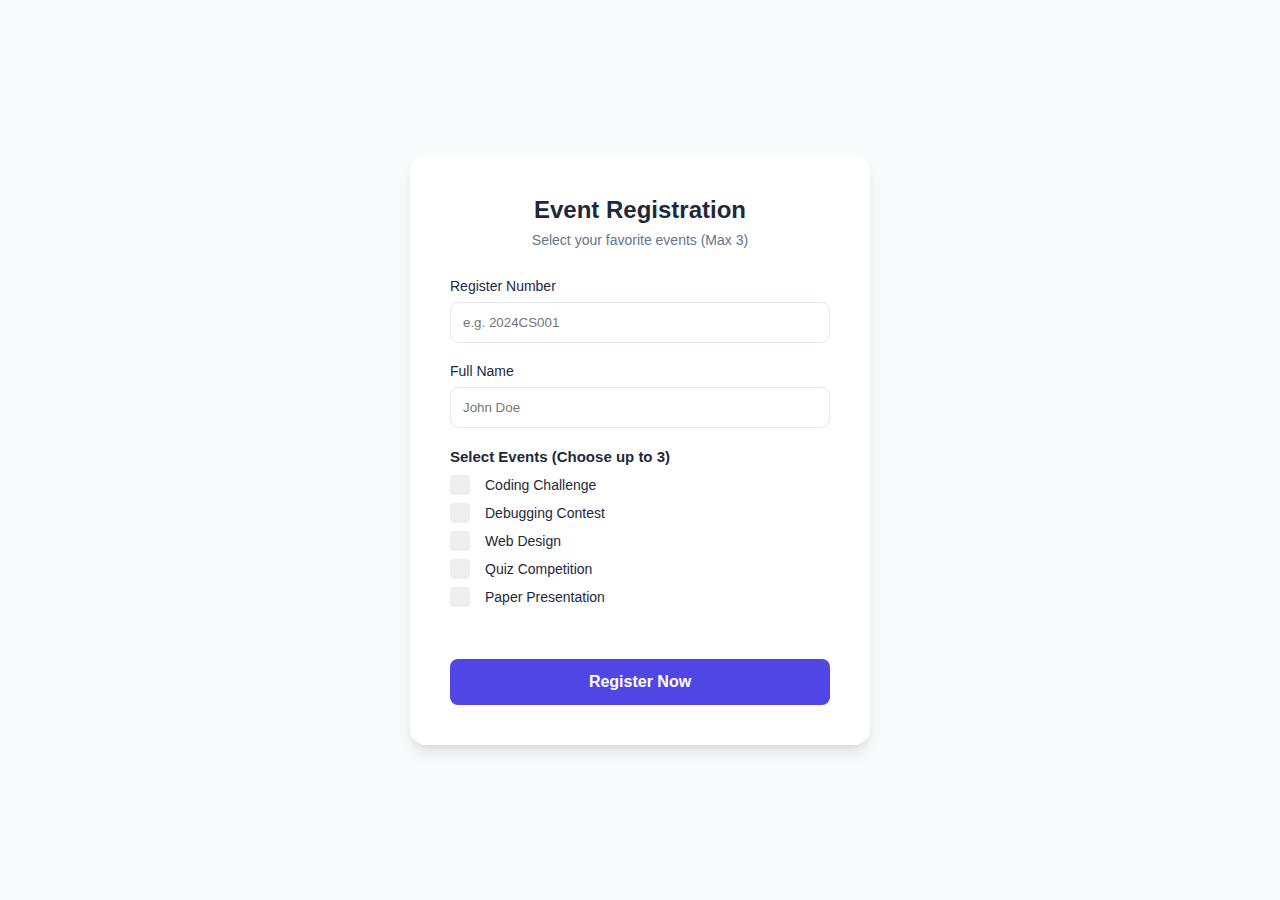
<file: E8/index.html>
<!DOCTYPE html>
<html lang="en">
<head>
    <meta charset="UTF-8">
    <meta name="viewport" content="width=device-width, initial-scale=1.0">
    <title>Event Registration | AIWED-ex-8</title>
    <link rel="stylesheet" href="style.css">
</head>
<body>
    <div class="container">
        <div class="form-card">
            <div class="form-header">
                <h1>Event Registration</h1>
                <p>Select your favorite events (Max 3)</p>
            </div>
            <form id="eventForm">
                <div class="input-group">
                    <label for="regNumber">Register Number</label>
                    <input type="text" id="regNumber" name="regNumber" required placeholder="e.g. 2024CS001">
                </div>
                
                <div class="input-group">
                    <label for="fullName">Full Name</label>
                    <input type="text" id="fullName" name="fullName" required placeholder="John Doe">
                </div>

                <div class="checkbox-section">
                    <label class="section-label">Select Events (Choose up to 3)</label>
                    <div class="checkbox-grid">
                        <label class="checkbox-container">
                            <input type="checkbox" name="events" value="Coding Challenge">
                            <span class="custom-checkbox"></span>
                            Coding Challenge
                        </label>
                        <label class="checkbox-container">
                            <input type="checkbox" name="events" value="Debugging Contest">
                            <span class="custom-checkbox"></span>
                            Debugging Contest
                        </label>
                        <label class="checkbox-container">
                            <input type="checkbox" name="events" value="Web Design">
                            <span class="custom-checkbox"></span>
                            Web Design
                        </label>
                        <label class="checkbox-container">
                            <input type="checkbox" name="events" value="Quiz Competition">
                            <span class="custom-checkbox"></span>
                            Quiz Competition
                        </label>
                        <label class="checkbox-container">
                            <input type="checkbox" name="events" value="Paper Presentation">
                            <span class="custom-checkbox"></span>
                            Paper Presentation
                        </label>
                    </div>
                    <p id="error-message" class="error-text"></p>
                </div>

                <button type="submit" id="submitBtn">Register Now</button>
            </form>
        </div>
    </div>
    <script src="script.js"></script>
</body>
</html>
</file>
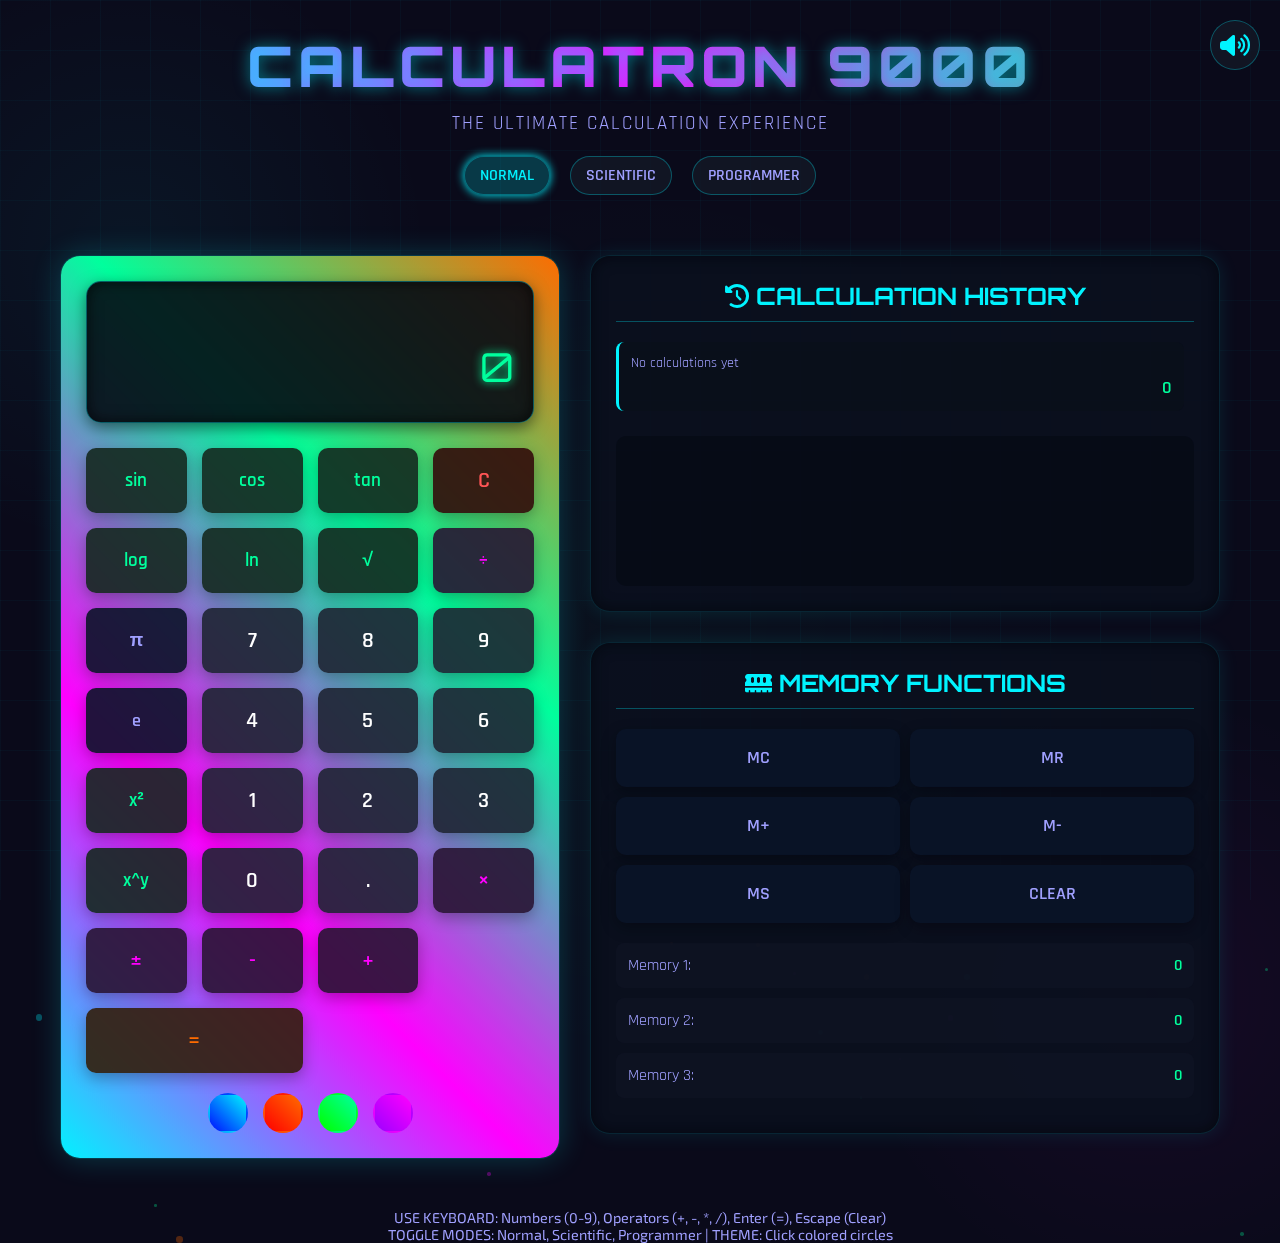
<file: E4/Calculator/index.html>
<!DOCTYPE html>
<html lang="en">
<head>
<meta charset="UTF-8">
<meta name="viewport" content="width=device-width, initial-scale=1.0">
<title>CALCULATRON 9000 - The Ultimate Calculator</title>
<link rel="stylesheet" href="https://cdnjs.cloudflare.com/ajax/libs/font-awesome/6.4.0/css/all.min.css">
<link href="https://fonts.googleapis.com/css2?family=Orbitron:wght@400;700;900&family=Rajdhani:wght@300;400;500;600&family=Exo+2:wght@300;400;500&display=swap" rel="stylesheet">
<style>
* {
margin: 0;
padding: 0;
box-sizing: border-box;
user-select: none;
}

:root {
--neon-blue: #00f3ff;
--neon-pink: #ff00ff;
--neon-green: #00ff9d;
--neon-orange: #ff6b00;
--dark-bg: #0a0a1a;
--darker-bg: #050510;
--panel-bg: rgba(10, 15, 30, 0.9);
--glow-blue: 0 0 10px #00f3ff, 0 0 20px #00f3ff, 0 0 30px #00f3ff;
--glow-pink: 0 0 10px #ff00ff, 0 0 20px #ff00ff, 0 0 30px #ff00ff;
--glow-green: 0 0 10px #00ff9d, 0 0 20px #00ff9d, 0 0 30px #00ff9d;
--glow-orange: 0 0 10px #ff6b00, 0 0 20px #ff6b00, 0 0 30px #ff6b00;
}

body {
font-family: 'Exo 2', sans-serif;
background-color: var(--dark-bg);
color: #fff;
min-height: 100vh;
overflow-x: hidden;
background-image:
radial-gradient(circle at 10% 20%, rgba(0, 243, 255, 0.05) 0%, transparent 20%),
radial-gradient(circle at 90% 80%, rgba(255, 0, 255, 0.05) 0%, transparent 20%),
radial-gradient(circle at 50% 50%, rgba(0, 255, 157, 0.03) 0%, transparent 50%);
position: relative;
}

/* Animated background elements */
.bg-grid {
position: fixed;
top: 0;
left: 0;
width: 100%;
height: 100%;
background-image:
linear-gradient(rgba(0, 243, 255, 0.03) 1px, transparent 1px),
linear-gradient(90deg, rgba(0, 243, 255, 0.03) 1px, transparent 1px);
background-size: 50px 50px;
z-index: -1;
animation: gridMove 20s linear infinite;
}

@keyframes gridMove {
0% { transform: translate(0, 0); }
100% { transform: translate(25px, 25px); }
}

/* Header */
.header {
text-align: center;
padding: 30px 20px 20px;
position: relative;
}

.title {
font-family: 'Orbitron', monospace;
font-size: 3.5rem;
font-weight: 900;
text-transform: uppercase;
letter-spacing: 5px;
margin-bottom: 10px;
background: linear-gradient(90deg, var(--neon-blue), var(--neon-pink), var(--neon-green));
-webkit-background-clip: text;
background-clip: text;
color: transparent;
text-shadow: 0 0 15px rgba(0, 243, 255, 0.5);
animation: titleGlow 3s infinite alternate;
}

@keyframes titleGlow {
0% { text-shadow: 0 0 15px rgba(0, 243, 255, 0.5); }
50% { text-shadow: 0 0 20px rgba(255, 0, 255, 0.5), 0 0 30px rgba(0, 243, 255, 0.3); }
100% { text-shadow: 0 0 15px rgba(0, 255, 157, 0.5); }
}

.subtitle {
font-family: 'Rajdhani', sans-serif;
font-size: 1.2rem;
letter-spacing: 2px;
color: #a0a0ff;
margin-bottom: 20px;
}

/* Main container */
.container {
max-width: 1200px;
margin: 0 auto;
padding: 20px;
display: flex;
flex-wrap: wrap;
gap: 30px;
justify-content: center;
}

/* Calculator panel */
.calculator-panel {
flex: 1;
min-width: 300px;
max-width: 500px;
background: var(--panel-bg);
border-radius: 20px;
padding: 25px;
box-shadow:
0 0 30px rgba(0, 243, 255, 0.2),
inset 0 0 20px rgba(0, 0, 0, 0.5);
border: 1px solid rgba(0, 243, 255, 0.2);
position: relative;
overflow: hidden;
z-index: 1;
}

.calculator-panel::before {
content: '';
position: absolute;
top: -2px;
left: -2px;
right: -2px;
bottom: -2px;
background: linear-gradient(45deg, var(--neon-blue), var(--neon-pink), var(--neon-green), var(--neon-orange));
z-index: -1;
border-radius: 22px;
animation: borderRotate 4s linear infinite;
}

@keyframes borderRotate {
0% { filter: hue-rotate(0deg); }
100% { filter: hue-rotate(360deg); }
}

/* Display */
.display-container {
background: rgba(5, 10, 20, 0.9);
border-radius: 15px;
padding: 20px;
margin-bottom: 25px;
border: 1px solid rgba(0, 243, 255, 0.3);
box-shadow:
inset 0 0 15px rgba(0, 0, 0, 0.7),
0 5px 15px rgba(0, 0, 0, 0.5);
position: relative;
overflow: hidden;
}

.display-container::before {
content: '';
position: absolute;
top: 0;
left: -100%;
width: 100%;
height: 100%;
background: linear-gradient(90deg, transparent, rgba(0, 243, 255, 0.1), transparent);
animation: scanline 3s infinite linear;
}

@keyframes scanline {
0% { left: -100%; }
100% { left: 100%; }
}

.display {
font-family: 'Orbitron', monospace;
font-size: 2.5rem;
text-align: right;
color: var(--neon-green);
text-shadow: 0 0 10px var(--neon-green);
min-height: 60px;
word-break: break-all;
overflow-wrap: break-word;
transition: all 0.3s;
}

.expression {
font-family: 'Rajdhani', sans-serif;
font-size: 1.2rem;
color: #a0a0ff;
text-align: right;
min-height: 30px;
margin-bottom: 10px;
opacity: 0.8;
}

/* Buttons grid */
.buttons-grid {
display: grid;
grid-template-columns: repeat(4, 1fr);
gap: 15px;
}

.button {
background: rgba(20, 25, 40, 0.9);
border: none;
border-radius: 10px;
color: white;
font-family: 'Rajdhani', sans-serif;
font-size: 1.4rem;
font-weight: 600;
padding: 18px 5px;
cursor: pointer;
transition: all 0.2s;
position: relative;
overflow: hidden;
box-shadow: 0 5px 15px rgba(0, 0, 0, 0.3);
display: flex;
align-items: center;
justify-content: center;
}

.button::before {
content: '';
position: absolute;
top: 0;
left: -100%;
width: 100%;
height: 100%;
background: linear-gradient(90deg, transparent, rgba(255, 255, 255, 0.1), transparent);
transition: left 0.5s;
}

.button:hover::before {
left: 100%;
}

.button:hover {
transform: translateY(-5px);
box-shadow: 0 10px 20px rgba(0, 0, 0, 0.4);
}

.button:active {
transform: translateY(0);
transition: transform 0.05s;
}

/* Button types */
.num {
background: rgba(30, 35, 50, 0.9);
}

.num:hover {
background: rgba(40, 45, 60, 0.9);
box-shadow: var(--glow-blue);
}

.operator {
background: rgba(40, 20, 50, 0.9);
color: var(--neon-pink);
}

.operator:hover {
background: rgba(50, 25, 60, 0.9);
box-shadow: var(--glow-pink);
}

.function {
background: rgba(20, 40, 30, 0.9);
color: var(--neon-green);
font-size: 1.2rem;
}

.function:hover {
background: rgba(25, 50, 35, 0.9);
box-shadow: var(--glow-green);
}

.equals {
background: rgba(50, 30, 10, 0.9);
color: var(--neon-orange);
grid-column: span 2;
}

.equals:hover {
background: rgba(60, 35, 15, 0.9);
box-shadow: var(--glow-orange);
animation: pulse 0.5s infinite alternate;
}

@keyframes pulse {
0% { transform: translateY(-5px) scale(1); }
100% { transform: translateY(-5px) scale(1.05); }
}

.clear {
background: rgba(50, 10, 10, 0.9);
color: #ff5555;
}

.clear:hover {
background: rgba(60, 15, 15, 0.9);
box-shadow: 0 0 10px #ff5555, 0 0 20px #ff5555;
}

/* Special buttons */
.special {
background: rgba(10, 20, 40, 0.9);
color: #a0a0ff;
font-size: 1.1rem;
}

.special:hover {
background: rgba(15, 25, 45, 0.9);
box-shadow: 0 0 10px #a0a0ff;
}

/* Side panels */
.side-panel {
flex: 1;
min-width: 300px;
display: flex;
flex-direction: column;
gap: 30px;
}

.panel {
background: var(--panel-bg);
border-radius: 20px;
padding: 25px;
box-shadow:
0 0 20px rgba(0, 243, 255, 0.1),
inset 0 0 15px rgba(0, 0, 0, 0.5);
border: 1px solid rgba(0, 243, 255, 0.1);
}

.panel-title {
font-family: 'Orbitron', monospace;
font-size: 1.5rem;
color: var(--neon-blue);
margin-bottom: 20px;
text-align: center;
padding-bottom: 10px;
border-bottom: 1px solid rgba(0, 243, 255, 0.3);
}

/* History panel */
.history-list {
max-height: 300px;
overflow-y: auto;
padding-right: 10px;
}

.history-item {
background: rgba(10, 15, 25, 0.7);
padding: 12px;
margin-bottom: 10px;
border-radius: 8px;
border-left: 3px solid var(--neon-blue);
font-family: 'Rajdhani', sans-serif;
transition: all 0.3s;
cursor: pointer;
}

.history-item:hover {
background: rgba(15, 20, 30, 0.9);
transform: translateX(5px);
border-left-color: var(--neon-green);
}

.history-expression {
color: #a0a0ff;
font-size: 0.9rem;
margin-bottom: 5px;
}

.history-result {
color: var(--neon-green);
font-weight: 600;
font-size: 1.1rem;
text-align: right;
}

/* Memory panel */
.memory-buttons {
display: grid;
grid-template-columns: repeat(2, 1fr);
gap: 10px;
margin-bottom: 20px;
}

.memory-item {
background: rgba(15, 20, 35, 0.7);
padding: 12px;
border-radius: 8px;
margin-bottom: 10px;
font-family: 'Rajdhani', sans-serif;
display: flex;
justify-content: space-between;
}

.memory-label {
color: #a0a0ff;
}

.memory-value {
color: var(--neon-green);
font-weight: 600;
}

/* Visualizer */
.visualizer-container {
height: 150px;
background: rgba(5, 10, 20, 0.7);
border-radius: 10px;
overflow: hidden;
position: relative;
margin-top: 15px;
}

#visualizer {
width: 100%;
height: 100%;
}

/* Scientific panel */
.scientific-buttons {
display: grid;
grid-template-columns: repeat(3, 1fr);
gap: 12px;
}

/* Theme switcher */
.theme-switcher {
display: flex;
justify-content: center;
gap: 15px;
margin-top: 20px;
}

.theme-btn {
width: 40px;
height: 40px;
border-radius: 50%;
border: 2px solid transparent;
cursor: pointer;
transition: all 0.3s;
}

.theme-btn:hover {
transform: scale(1.1);
box-shadow: 0 0 10px white;
}

.theme-blue { background: linear-gradient(45deg, #0011ff, #00f3ff); }
.theme-red { background: linear-gradient(45deg, #ff0000, #ff6b00); }
.theme-green { background: linear-gradient(45deg, #00ff00, #00ff9d); }
.theme-purple { background: linear-gradient(45deg, #9d00ff, #ff00ff); }
.theme-active { border-color: white; box-shadow: 0 0 15px white; }

/* Responsive */
@media (max-width: 1100px) {
.container {
flex-direction: column;
align-items: center;
}

.calculator-panel, .side-panel {
max-width: 600px;
width: 100%;
}
}

@media (max-width: 600px) {
.title {
font-size: 2.5rem;
}

.buttons-grid {
grid-template-columns: repeat(4, 1fr);
gap: 10px;
}

.button {
padding: 15px 5px;
font-size: 1.2rem;
}

.display {
font-size: 2rem;
}
}

/* Animations */
@keyframes buttonPress {
0% { transform: scale(1); }
50% { transform: scale(0.9); }
100% { transform: scale(1); }
}

.button-press {
animation: buttonPress 0.2s;
}

@keyframes resultGlow {
0% { text-shadow: 0 0 10px var(--neon-green); }
50% { text-shadow: 0 0 20px var(--neon-green), 0 0 30px var(--neon-green); }
100% { text-shadow: 0 0 10px var(--neon-green); }
}

.result-glow {
animation: resultGlow 0.5s;
}

@keyframes errorShake {
0%, 100% { transform: translateX(0); }
10%, 30%, 50%, 70%, 90% { transform: translateX(-5px); }
20%, 40%, 60%, 80% { transform: translateX(5px); }
}

.error-shake {
animation: errorShake 0.5s;
color: #ff5555 !important;
}

/* Particles */
.particles {
position: fixed;
top: 0;
left: 0;
width: 100%;
height: 100%;
pointer-events: none;
z-index: -1;
}

.particle {
position: absolute;
background: var(--neon-blue);
border-radius: 50%;
opacity: 0.3;
animation: float linear infinite;
}

@keyframes float {
to { transform: translateY(-100px) rotate(360deg); }
}

/* Mode indicator */
.mode-indicator {
display: flex;
justify-content: center;
gap: 20px;
margin-bottom: 20px;
}

.mode-btn {
background: rgba(20, 25, 40, 0.7);
border: 1px solid rgba(0, 243, 255, 0.3);
color: #a0a0ff;
padding: 8px 15px;
border-radius: 20px;
font-family: 'Rajdhani', sans-serif;
font-weight: 600;
cursor: pointer;
transition: all 0.3s;
}

.mode-btn.active {
background: rgba(0, 243, 255, 0.2);
color: var(--neon-blue);
box-shadow: 0 0 10px var(--neon-blue);
}

/* Sound toggle */
.sound-toggle {
position: absolute;
top: 20px;
right: 20px;
background: rgba(20, 25, 40, 0.7);
border: 1px solid rgba(0, 243, 255, 0.3);
color: var(--neon-blue);
width: 50px;
height: 50px;
border-radius: 50%;
display: flex;
align-items: center;
justify-content: center;
cursor: pointer;
font-size: 1.5rem;
transition: all 0.3s;
z-index: 100;
}

.sound-toggle:hover {
background: rgba(0, 243, 255, 0.2);
box-shadow: 0 0 15px var(--neon-blue);
}

/* Instructions */
.instructions {
text-align: center;
margin-top: 30px;
color: #a0a0ff;
font-size: 0.9rem;
padding: 0 20px;
}
</style>
</head>
<body>
<!-- Animated background -->
<div class="bg-grid"></div>
<div class="particles" id="particles-container"></div>

<!-- Sound toggle -->
<div class="sound-toggle" id="soundToggle">
<i class="fas fa-volume-up"></i>
</div>

<!-- Header -->
<div class="header">
<h1 class="title">CALCULATRON 9000</h1>
<div class="subtitle">THE ULTIMATE CALCULATION EXPERIENCE</div>

<div class="mode-indicator">
<div class="mode-btn active" data-mode="normal">NORMAL</div>
<div class="mode-btn" data-mode="scientific">SCIENTIFIC</div>
<div class="mode-btn" data-mode="programmer">PROGRAMMER</div>
</div>
</div>

<!-- Main container -->
<div class="container">
<!-- Calculator panel -->
<div class="calculator-panel">
<!-- Display -->
<div class="display-container">
<div class="expression" id="expression"></div>
<div class="display" id="display">0</div>
</div>

<!-- Buttons grid -->
<div class="buttons-grid" id="normal-buttons">
<!-- Row 1 -->
<button class="button function" data-action="sin">sin</button>
<button class="button function" data-action="cos">cos</button>
<button class="button function" data-action="tan">tan</button>
<button class="button clear" data-action="clear">C</button>

<!-- Row 2 -->
<button class="button function" data-action="log">log</button>
<button class="button function" data-action="ln">ln</button>
<button class="button function" data-action="sqrt">√</button>
<button class="button operator" data-action="/">÷</button>

<!-- Row 3 -->
<button class="button special" data-action="pi">π</button>
<button class="button num" data-value="7">7</button>
<button class="button num" data-value="8">8</button>
<button class="button num" data-value="9">9</button>

<!-- Row 4 -->
<button class="button special" data-action="e">e</button>
<button class="button num" data-value="4">4</button>
<button class="button num" data-value="5">5</button>
<button class="button num" data-value="6">6</button>

<!-- Row 5 -->
<button class="button function" data-action="x^2">x²</button>
<button class="button num" data-value="1">1</button>
<button class="button num" data-value="2">2</button>
<button class="button num" data-value="3">3</button>

<!-- Row 6 -->
<button class="button function" data-action="x^y">x^y</button>
<button class="button num" data-value="0">0</button>
<button class="button num" data-value=".">.</button>
<button class="button operator" data-action="*">×</button>

<!-- Row 7 -->
<button class="button operator" data-action="+/-">±</button>
<button class="button operator" data-action="-">-</button>
<button class="button operator" data-action="+">+</button>
<button class="button equals" data-action="=">=</button>
</div>

<!-- Scientific buttons (hidden by default) -->
<div class="buttons-grid" id="scientific-buttons" style="display: none;">
<!-- Row 1 -->
<button class="button function" data-action="asin">sin⁻¹</button>
<button class="button function" data-action="acos">cos⁻¹</button>
<button class="button function" data-action="atan">tan⁻¹</button>
<button class="button clear" data-action="clear">C</button>

<!-- Row 2 -->
<button class="button function" data-action="log10">log₁₀</button>
<button class="button function" data-action="exp">exp</button>
<button class="button function" data-action="fact">x!</button>
<button class="button operator" data-action="/">÷</button>

<!-- Row 3 -->
<button class="button special" data-action="rand">RAND</button>
<button class="button num" data-value="7">7</button>
<button class="button num" data-value="8">8</button>
<button class="button num" data-value="9">9</button>

<!-- Row 4 -->
<button class="button function" data-action="sinh">sinh</button>
<button class="button num" data-value="4">4</button>
<button class="button num" data-value="5">5</button>
<button class="button num" data-value="6">6</button>

<!-- Row 5 -->
<button class="button function" data-action="cosh">cosh</button>
<button class="button num" data-value="1">1</button>
<button class="button num" data-value="2">2</button>
<button class="button num" data-value="3">3</button>

<!-- Row 6 -->
<button class="button function" data-action="tanh">tanh</button>
<button class="button num" data-value="0">0</button>
<button class="button num" data-value=".">.</button>
<button class="button operator" data-action="*">×</button>

<!-- Row 7 -->
<button class="button operator" data-action="+/-">±</button>
<button class="button operator" data-action="-">-</button>
<button class="button operator" data-action="+">+</button>
<button class="button equals" data-action="=">=</button>
</div>

<!-- Theme switcher -->
<div class="theme-switcher">
<div class="theme-btn theme-blue active" data-theme="blue"></div>
<div class="theme-btn theme-red" data-theme="red"></div>
<div class="theme-btn theme-green" data-theme="green"></div>
<div class="theme-btn theme-purple" data-theme="purple"></div>
</div>
</div>

<!-- Side panels -->
<div class="side-panel">
<!-- History panel -->
<div class="panel">
<h3 class="panel-title"><i class="fas fa-history"></i> CALCULATION HISTORY</h3>
<div class="history-list" id="historyList">
<!-- History items will be added here -->
<div class="history-item">
<div class="history-expression">No calculations yet</div>
<div class="history-result">0</div>
</div>
</div>

<div class="visualizer-container">
<canvas id="visualizer"></canvas>
</div>
</div>

<!-- Memory panel -->
<div class="panel">
<h3 class="panel-title"><i class="fas fa-memory"></i> MEMORY FUNCTIONS</h3>

<div class="memory-buttons">
<button class="button special" data-action="mc">MC</button>
<button class="button special" data-action="mr">MR</button>
<button class="button special" data-action="m+">M+</button>
<button class="button special" data-action="m-">M-</button>
<button class="button special" data-action="ms">MS</button>
<button class="button special" data-action="clear-history">CLEAR</button>
</div>

<div id="memoryList">
<div class="memory-item">
<span class="memory-label">Memory 1:</span>
<span class="memory-value" id="memory1">0</span>
</div>
<div class="memory-item">
<span class="memory-label">Memory 2:</span>
<span class="memory-value" id="memory2">0</span>
</div>
<div class="memory-item">
<span class="memory-label">Memory 3:</span>
<span class="memory-value" id="memory3">0</span>
</div>
</div>
</div>
</div>
</div>

<!-- Instructions -->
<div class="instructions">
<p>USE KEYBOARD: Numbers (0-9), Operators (+, -, *, /), Enter (=), Escape (Clear)</p>
<p>TOGGLE MODES: Normal, Scientific, Programmer | THEME: Click colored circles</p>
</div>

<!-- Audio elements for sound effects -->
<audio id="clickSound" src="https://assets.mixkit.co/sfx/preview/mixkit-select-click-1109.mp3" preload="auto"></audio>
<audio id="equalsSound" src="https://assets.mixkit.co/sfx/preview/mixkit-correct-answer-tone-2870.mp3" preload="auto"></audio>
<audio id="clearSound" src="https://assets.mixkit.co/sfx/preview/mixkit-plastic-bubble-click-1124.mp3" preload="auto"></audio>
<audio id="errorSound" src="https://assets.mixkit.co/sfx/preview/mixkit-wrong-answer-fail-notification-946.mp3" preload="auto"></audio>

<script>
// ====================== MAIN CALCULATOR LOGIC ======================
class UltimateCalculator {
constructor() {
this.display = document.getElementById('display');
this.expressionDisplay = document.getElementById('expression');
this.currentValue = '0';
this.previousValue = null;
this.operation = null;
this.waitingForNewValue = false;
this.decimalAdded = false;
this.history = [];
this.memory = [0, 0, 0];
this.currentMemory = 0;
this.soundEnabled = true;
this.currentMode = 'normal';
this.lastResult = null;

this.initialize();
this.createParticles();
this.initializeVisualizer();
}

initialize() {
// Set up button event listeners
this.setupButtonListeners();

// Set up keyboard support
this.setupKeyboardSupport();

// Set up mode switching
this.setupModeSwitching();

// Set up theme switching
this.setupThemeSwitching();

// Set up sound toggle
this.setupSoundToggle();

// Load from localStorage if available
this.loadFromStorage();

// Update memory display
this.updateMemoryDisplay();
}

setupButtonListeners() {
// Number buttons
document.querySelectorAll('.num').forEach(button => {
button.addEventListener('click', () => {
this.playSound('click');
this.addNumber(button.getAttribute('data-value'));
this.animateButton(button);
});
});

// Operator buttons
document.querySelectorAll('.operator').forEach(button => {
button.addEventListener('click', () => {
this.playSound('click');
this.setOperation(button.getAttribute('data-action'));
this.animateButton(button);
});
});

// Function buttons
document.querySelectorAll('.function').forEach(button => {
button.addEventListener('click', () => {
this.playSound('click');
this.executeFunction(button.getAttribute('data-action'));
this.animateButton(button);
});
});

// Special buttons
document.querySelectorAll('.special').forEach(button => {
button.addEventListener('click', () => {
this.playSound('click');
const action = button.getAttribute('data-action');

if (action === 'pi') {
this.addNumber(Math.PI.toString().substring(0, 10));
} else if (action === 'e') {
this.addNumber(Math.E.toString().substring(0, 10));
} else if (action === 'rand') {
this.addNumber(Math.random().toString().substring(0, 10));
} else {
this.executeMemoryFunction(action);
}

this.animateButton(button);
});
});

// Clear button
document.querySelectorAll('.clear').forEach(button => {
button.addEventListener('click', () => {
this.playSound('clear');
this.clear();
this.animateButton(button);
});
});

// Equals button
document.querySelectorAll('.equals').forEach(button => {
button.addEventListener('click', () => {
this.playSound('equals');
this.calculate();
this.animateButton(button);
});
});
}

setupKeyboardSupport() {
document.addEventListener('keydown', (e) => {
// Prevent default for calculator keys
if (this.isCalculatorKey(e.key)) {
e.preventDefault();
}

// Number keys
if (e.key >= '0' && e.key <= '9') {
this.playSound('click');
this.addNumber(e.key);
this.animatePressedKey(e.key);
}

// Decimal point
else if (e.key === '.') {
this.playSound('click');
this.addDecimal();
this.animatePressedKey('.');
}

// Operators
else if (e.key === '+') {
this.playSound('click');
this.setOperation('+');
this.animatePressedKey('+');
}
else if (e.key === '-') {
this.playSound('click');
this.setOperation('-');
this.animatePressedKey('-');
}
else if (e.key === '*') {
this.playSound('click');
this.setOperation('*');
this.animatePressedKey('*');
}
else if (e.key === '/') {
this.playSound('click');
this.setOperation('/');
this.animatePressedKey('/');
}

// Equals or Enter
else if (e.key === '=' || e.key === 'Enter') {
this.playSound('equals');
this.calculate();
this.animatePressedKey('=');
}

// Clear or Escape
else if (e.key === 'Escape' || e.key === 'Delete') {
this.playSound('clear');
this.clear();
this.animatePressedKey('C');
}

// Backspace
else if (e.key === 'Backspace') {
this.playSound('click');
this.backspace();
this.animatePressedKey('⌫');
}
});
}

isCalculatorKey(key) {
const calculatorKeys = [
'0','1','2','3','4','5','6','7','8','9',
'+','-','*','/','=','.','Enter','Escape',
'Delete','Backspace'
];
return calculatorKeys.includes(key);
}

setupModeSwitching() {
const modeButtons = document.querySelectorAll('.mode-btn');
const normalButtons = document.getElementById('normal-buttons');
const scientificButtons = document.getElementById('scientific-buttons');

modeButtons.forEach(button => {
button.addEventListener('click', () => {
const mode = button.getAttribute('data-mode');

// Update active button
modeButtons.forEach(btn => btn.classList.remove('active'));
button.classList.add('active');

// Switch mode
this.currentMode = mode;

if (mode === 'normal') {
normalButtons.style.display = 'grid';
scientificButtons.style.display = 'none';
} else if (mode === 'scientific') {
normalButtons.style.display = 'none';
scientificButtons.style.display = 'grid';
} else if (mode === 'programmer') {
normalButtons.style.display = 'grid';
scientificButtons.style.display = 'none';
// In a real implementation, you would switch to programmer buttons
}

this.playSound('click');
this.animateButton(button);
});
});
}

setupThemeSwitching() {
const themeButtons = document.querySelectorAll('.theme-btn');
const root = document.documentElement;

const themes = {
blue: {
'--neon-blue': '#00f3ff',
'--neon-pink': '#ff00ff',
'--neon-green': '#00ff9d',
'--neon-orange': '#ff6b00'
},
red: {
'--neon-blue': '#ff0000',
'--neon-pink': '#ff6b00',
'--neon-green': '#ff0000',
'--neon-orange': '#ff6b00'
},
green: {
'--neon-blue': '#00ff00',
'--neon-pink': '#00ff9d',
'--neon-green': '#00ff00',
'--neon-orange': '#00ff9d'
},
purple: {
'--neon-blue': '#9d00ff',
'--neon-pink': '#ff00ff',
'--neon-green': '#9d00ff',
'--neon-orange': '#ff00ff'
}
};

themeButtons.forEach(button => {
button.addEventListener('click', () => {
const theme = button.getAttribute('data-theme');

// Update active button
themeButtons.forEach(btn => btn.classList.remove('active'));
button.classList.add('active');

// Apply theme
const colors = themes[theme];
for (const [property, value] of Object.entries(colors)) {
root.style.setProperty(property, value);
}

this.playSound('click');
this.animateButton(button);
});
});
}

setupSoundToggle() {
const soundToggle = document.getElementById('soundToggle');
const icon = soundToggle.querySelector('i');

soundToggle.addEventListener('click', () => {
this.soundEnabled = !this.soundEnabled;

if (this.soundEnabled) {
icon.className = 'fas fa-volume-up';
soundToggle.style.boxShadow = '0 0 15px var(--neon-blue)';
} else {
icon.className = 'fas fa-volume-mute';
soundToggle.style.boxShadow = 'none';
}

this.animateButton(soundToggle);
});
}

// ====================== CALCULATION FUNCTIONS ======================
addNumber(num) {
if (this.waitingForNewValue) {
this.currentValue = num;
this.waitingForNewValue = false;
} else {
this.currentValue = this.currentValue === '0' ? num : this.currentValue + num;
}

this.decimalAdded = false;
this.updateDisplay();
}

addDecimal() {
if (!this.decimalAdded) {
if (this.waitingForNewValue) {
this.currentValue = '0.';
this.waitingForNewValue = false;
} else if (this.currentValue.indexOf('.') === -1) {
this.currentValue += '.';
}
this.decimalAdded = true;
this.updateDisplay();
}
}

setOperation(op) {
if (this.operation !== null && !this.waitingForNewValue) {
this.calculate();
}

this.previousValue = this.currentValue;
this.operation = op;
this.waitingForNewValue = true;
this.decimalAdded = false;

// Update expression display
this.expressionDisplay.textContent = `${this.previousValue} ${this.getOperationSymbol(op)}`;
}

getOperationSymbol(op) {
const symbols = {
'+': '+',
'-': '-',
'*': '×',
'/': '÷',
'x^y': '^'
};
return symbols[op] || op;
}

executeFunction(func) {
const value = parseFloat(this.currentValue);
let result;

try {
switch(func) {
case 'sin': result = Math.sin(this.toRadians(value)); break;
case 'cos': result = Math.cos(this.toRadians(value)); break;
case 'tan': result = Math.tan(this.toRadians(value)); break;
case 'asin': result = this.toDegrees(Math.asin(value)); break;
case 'acos': result = this.toDegrees(Math.acos(value)); break;
case 'atan': result = this.toDegrees(Math.atan(value)); break;
case 'sinh': result = Math.sinh(value); break;
case 'cosh': result = Math.cosh(value); break;
case 'tanh': result = Math.tanh(value); break;
case 'log': result = Math.log10(value); break;
case 'ln': result = Math.log(value); break;
case 'sqrt': result = Math.sqrt(value); break;
case 'x^2': result = Math.pow(value, 2); break;
case 'x^y':
this.setOperation('x^y');
return;
case 'fact': result = this.factorial(value); break;
case 'exp': result = Math.exp(value); break;
case 'log10': result = Math.log10(value); break;
case '+/-': result = -value; break;
default: return;
}

// Handle errors
if (isNaN(result) || !isFinite(result)) {
throw new Error('Math Error');
}

this.currentValue = result.toString();
this.addToHistory(`${func}(${value})`, result);
this.updateDisplay();
this.display.classList.add('result-glow');
setTimeout(() => this.display.classList.remove('result-glow'), 500);

} catch (error) {
this.showError(error.message);
}
}

toRadians(degrees) {
return degrees * (Math.PI / 180);
}

toDegrees(radians) {
return radians * (180 / Math.PI);
}

factorial(n) {
if (n < 0 || !Number.isInteger(n)) {
throw new Error('Invalid input');
}
if (n === 0 || n === 1) return 1;
let result = 1;
for (let i = 2; i <= n; i++) {
result *= i;
}
return result;
}

calculate() {
if (this.operation === null || this.waitingForNewValue) {
return;
}

const prev = parseFloat(this.previousValue);
const current = parseFloat(this.currentValue);
let result;

try {
switch(this.operation) {
case '+': result = prev + current; break;
case '-': result = prev - current; break;
case '*': result = prev * current; break;
case '/':
if (current === 0) throw new Error('Division by zero');
result = prev / current;
break;
case 'x^y': result = Math.pow(prev, current); break;
default: return;
}

// Handle errors
if (isNaN(result) || !isFinite(result)) {
throw new Error('Math Error');
}

// Round to avoid floating point precision issues
result = Math.round(result * 100000000) / 100000000;

// Add to history
const expression = `${prev} ${this.getOperationSymbol(this.operation)} ${current}`;
this.addToHistory(expression, result);

// Update calculator state
this.currentValue = result.toString();
this.operation = null;
this.previousValue = null;
this.waitingForNewValue = true;
this.decimalAdded = this.currentValue.includes('.');

// Update display with animation
this.expressionDisplay.textContent = expression;
this.updateDisplay();
this.display.classList.add('result-glow');
setTimeout(() => this.display.classList.remove('result-glow'), 500);

// Update visualizer
this.updateVisualizer(result);

} catch (error) {
this.showError(error.message);
}
}

clear() {
this.currentValue = '0';
this.previousValue = null;
this.operation = null;
this.waitingForNewValue = false;
this.decimalAdded = false;
this.expressionDisplay.textContent = '';
this.updateDisplay();
}

backspace() {
if (this.currentValue.length > 1) {
this.currentValue = this.currentValue.slice(0, -1);
if (this.currentValue === '') {
this.currentValue = '0';
}
} else {
this.currentValue = '0';
}

// Check if we removed a decimal point
if (!this.currentValue.includes('.')) {
this.decimalAdded = false;
}

this.updateDisplay();
}

// ====================== MEMORY FUNCTIONS ======================
executeMemoryFunction(action) {
const value = parseFloat(this.currentValue);

switch(action) {
case 'mc': // Memory clear
this.memory[this.currentMemory] = 0;
break;
case 'mr': // Memory recall
this.currentValue = this.memory[this.currentMemory].toString();
this.updateDisplay();
break;
case 'm+': // Memory add
this.memory[this.currentMemory] += value;
break;
case 'm-': // Memory subtract
this.memory[this.currentMemory] -= value;
break;
case 'ms': // Memory store
this.memory[this.currentMemory] = value;
break;
case 'clear-history':
this.history = [];
this.updateHistoryDisplay();
break;
}

this.updateMemoryDisplay();
this.saveToStorage();
}

updateMemoryDisplay() {
for (let i = 0; i < 3; i++) {
const memoryElement = document.getElementById(`memory${i+1}`);
if (memoryElement) {
memoryElement.textContent = this.memory[i].toString();
}
}
}

// ====================== DISPLAY FUNCTIONS ======================
updateDisplay() {
// Format the number for display
let displayValue = this.currentValue;

// Add commas for thousands
if (displayValue.includes('.')) {
const parts = displayValue.split('.');
parts[0] = this.formatWithCommas(parts[0]);
displayValue = parts.join('.');
} else {
displayValue = this.formatWithCommas(displayValue);
}

this.display.textContent = displayValue;

// Limit display length
if (displayValue.length > 15) {
this.display.style.fontSize = '1.8rem';
} else {
this.display.style.fontSize = '2.5rem';
}
}

formatWithCommas(numberString) {
// Remove any existing commas
let withoutCommas = numberString.replace(/,/g, '');

// Handle negative numbers
const isNegative = withoutCommas.startsWith('-');
if (isNegative) {
withoutCommas = withoutCommas.substring(1);
}

// Add commas
const withCommas = withoutCommas.replace(/\B(?=(\d{3})+(?!\d))/g, ',');

return isNegative ? '-' + withCommas : withCommas;
}

showError(message) {
this.playSound('error');
this.display.textContent = message;
this.display.classList.add('error-shake');
this.display.style.color = '#ff5555';

setTimeout(() => {
this.display.classList.remove('error-shake');
this.display.style.color = '';
this.updateDisplay();
}, 1000);
}

// ====================== HISTORY FUNCTIONS ======================
addToHistory(expression, result) {
this.history.unshift({
expression,
result,
timestamp: new Date()
});

// Keep only last 10 items
if (this.history.length > 10) {
this.history.pop();
}

this.updateHistoryDisplay();
this.saveToStorage();
}

updateHistoryDisplay() {
const historyList = document.getElementById('historyList');
historyList.innerHTML = '';

if (this.history.length === 0) {
historyList.innerHTML = `
<div class="history-item">
<div class="history-expression">No calculations yet</div>
<div class="history-result">0</div>
</div>
`;
return;
}

this.history.forEach((item, index) => {
const historyItem = document.createElement('div');
historyItem.className = 'history-item';
historyItem.innerHTML = `
<div class="history-expression">${item.expression}</div>
<div class="history-result">${this.formatWithCommas(item.result.toString())}</div>
`;

// Click to use this result
historyItem.addEventListener('click', () => {
this.currentValue = item.result.toString();
this.updateDisplay();
this.playSound('click');
});

historyList.appendChild(historyItem);
});
}

// ====================== ANIMATIONS ======================
animateButton(button) {
button.classList.add('button-press');
setTimeout(() => {
button.classList.remove('button-press');
}, 200);
}

animatePressedKey(key) {
// Find button with this key
let button;

if (key >= '0' && key <= '9') {
button = document.querySelector(`.num[data-value="${key}"]`);
} else if (key === '.') {
button = document.querySelector(`.num[data-value="."]`);
} else if (key === '+') {
button = document.querySelector(`.operator[data-action="+"]`);
} else if (key === '-') {
button = document.querySelector(`.operator[data-action="-"]`);
} else if (key === '*') {
button = document.querySelector(`.operator[data-action="*"]`);
} else if (key === '/') {
button = document.querySelector(`.operator[data-action="/"]`);
} else if (key === '=' || key === 'Enter') {
button = document.querySelector(`.equals`);
} else if (key === 'Escape' || key === 'Delete') {
button = document.querySelector(`.clear`);
} else if (key === 'Backspace') {
// No specific button for backspace
return;
}

if (button) {
this.animateButton(button);
}
}

// ====================== VISUALIZER ======================
initializeVisualizer() {
this.canvas = document.getElementById('visualizer');
this.ctx = this.canvas.getContext('2d');
this.canvas.width = this.canvas.offsetWidth;
this.canvas.height = this.canvas.offsetHeight;

this.visualizerData = [];
this.maxDataPoints = 100;

// Handle window resize
window.addEventListener('resize', () => {
this.canvas.width = this.canvas.offsetWidth;
this.canvas.height = this.canvas.offsetHeight;
});

// Start animation
this.animateVisualizer();
}

updateVisualizer(value) {
// Add new data point
const normalizedValue = Math.abs(value) % 100 / 100; // Normalize to 0-1
this.visualizerData.push(normalizedValue);

// Keep only last maxDataPoints
if (this.visualizerData.length > this.maxDataPoints) {
this.visualizerData.shift();
}
}

animateVisualizer() {
this.ctx.clearRect(0, 0, this.canvas.width, this.canvas.height);

if (this.visualizerData.length > 0) {
const barWidth = this.canvas.width / this.visualizerData.length;

// Draw gradient background
const gradient = this.ctx.createLinearGradient(0, 0, this.canvas.width, 0);
gradient.addColorStop(0, 'rgba(0, 243, 255, 0.1)');
gradient.addColorStop(0.5, 'rgba(255, 0, 255, 0.1)');
gradient.addColorStop(1, 'rgba(0, 255, 157, 0.1)');

this.ctx.fillStyle = gradient;
this.ctx.fillRect(0, 0, this.canvas.width, this.canvas.height);

// Draw bars
for (let i = 0; i < this.visualizerData.length; i++) {
const value = this.visualizerData[i];
const barHeight = value * this.canvas.height;

// Create gradient for each bar
const barGradient = this.ctx.createLinearGradient(0, this.canvas.height - barHeight, 0, this.canvas.height);
barGradient.addColorStop(0, 'rgba(0, 243, 255, 0.8)');
barGradient.addColorStop(1, 'rgba(0, 243, 255, 0.2)');

this.ctx.fillStyle = barGradient;
this.ctx.fillRect(i * barWidth, this.canvas.height - barHeight, barWidth - 1, barHeight);

// Add glow effect
this.ctx.shadowColor = 'rgba(0, 243, 255, 0.5)';
this.ctx.shadowBlur = 10;
this.ctx.fillRect(i * barWidth, this.canvas.height - barHeight, barWidth - 1, barHeight);
this.ctx.shadowBlur = 0;
}
}

requestAnimationFrame(() => this.animateVisualizer());
}

// ====================== PARTICLES ======================
createParticles() {
const container = document.getElementById('particles-container');
const particleCount = 50;

for (let i = 0; i < particleCount; i++) {
const particle = document.createElement('div');
particle.className = 'particle';

// Random size
const size = Math.random() * 5 + 2;
particle.style.width = `${size}px`;
particle.style.height = `${size}px`;

// Random position
particle.style.left = `${Math.random() * 100}%`;
particle.style.top = `${Math.random() * 100 + 100}%`;

// Random color
const colors = ['#00f3ff', '#ff00ff', '#00ff9d', '#ff6b00'];
const color = colors[Math.floor(Math.random() * colors.length)];
particle.style.background = color;

// Random animation
const duration = Math.random() * 20 + 10;
const delay = Math.random() * 5;
particle.style.animation = `float ${duration}s linear ${delay}s infinite`;

container.appendChild(particle);
}
}

// ====================== SOUND ======================
playSound(type) {
if (!this.soundEnabled) return;

const soundMap = {
'click': document.getElementById('clickSound'),
'equals': document.getElementById('equalsSound'),
'clear': document.getElementById('clearSound'),
'error': document.getElementById('errorSound')
};

const sound = soundMap[type];
if (sound) {
sound.currentTime = 0;
sound.play().catch(e => console.log("Sound play failed:", e));
}
}

// ====================== STORAGE ======================
saveToStorage() {
const data = {
memory: this.memory,
history: this.history.slice(0, 5) // Save only last 5
};

try {
localStorage.setItem('calculatron9000', JSON.stringify(data));
} catch (e) {
console.log("Failed to save to localStorage:", e);
}
}

loadFromStorage() {
try {
const data = JSON.parse(localStorage.getItem('calculatron9000'));

if (data) {
if (data.memory) {
this.memory = data.memory;
}

if (data.history) {
this.history = data.history;
this.updateHistoryDisplay();
}
}
} catch (e) {
console.log("Failed to load from localStorage:", e);
}
}
}

// Initialize calculator when page loads
document.addEventListener('DOMContentLoaded', () => {
window.calculator = new UltimateCalculator();
});
</script>
</body>
</html>
</file>
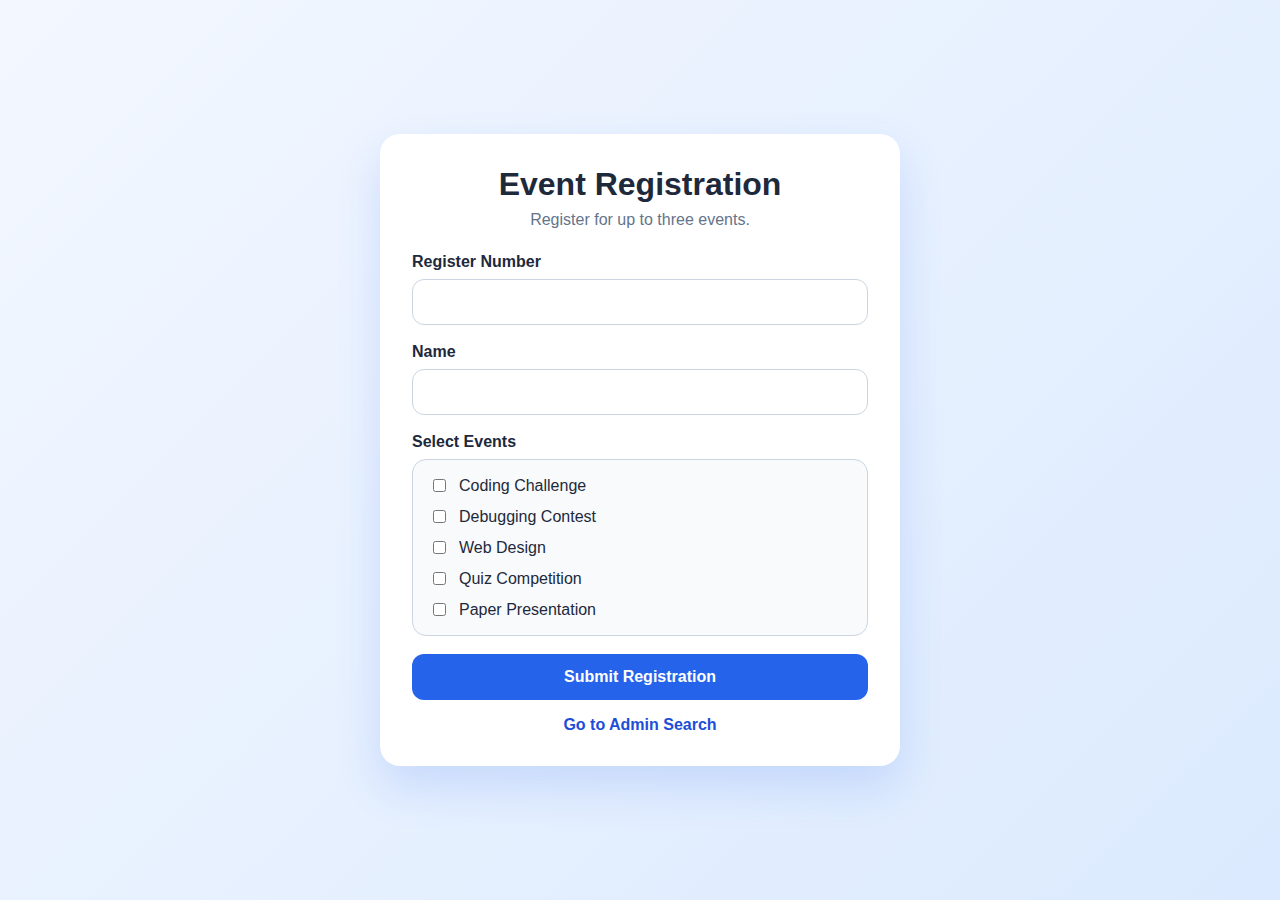
<file: E9/public/index.html>
<!DOCTYPE html>
<html lang="en">
<head>
  <meta charset="UTF-8">
  <meta name="viewport" content="width=device-width, initial-scale=1.0">
  <title>Event Registration</title>
  <style>
    :root {
      --bg-start: #f3f7ff;
      --bg-end: #dbeafe;
      --card-bg: #ffffff;
      --text: #1e293b;
      --muted: #64748b;
      --accent: #2563eb;
      --accent-dark: #1d4ed8;
      --success-bg: #dcfce7;
      --success-text: #166534;
      --error-bg: #fee2e2;
      --error-text: #b91c1c;
      --border: #cbd5e1;
    }

    * {
      box-sizing: border-box;
    }

    body {
      margin: 0;
      min-height: 100vh;
      font-family: "Segoe UI", Tahoma, Geneva, Verdana, sans-serif;
      color: var(--text);
      background: linear-gradient(135deg, var(--bg-start), var(--bg-end));
      display: flex;
      align-items: center;
      justify-content: center;
      padding: 24px;
    }

    .card {
      width: min(100%, 520px);
      background: var(--card-bg);
      border-radius: 20px;
      padding: 32px;
      box-shadow: 0 20px 45px rgba(37, 99, 235, 0.16);
    }

    h1 {
      margin: 0 0 8px;
      font-size: 2rem;
      text-align: center;
    }

    p {
      margin: 0 0 24px;
      text-align: center;
      color: var(--muted);
    }

    .field {
      margin-bottom: 18px;
    }

    label {
      display: block;
      font-weight: 600;
      margin-bottom: 8px;
    }

    input[type="text"] {
      width: 100%;
      padding: 13px 14px;
      border: 1px solid var(--border);
      border-radius: 12px;
      font-size: 1rem;
      outline: none;
      transition: border-color 0.2s ease, box-shadow 0.2s ease;
    }

    input[type="text"]:focus {
      border-color: var(--accent);
      box-shadow: 0 0 0 4px rgba(37, 99, 235, 0.15);
    }

    .checkbox-group {
      display: grid;
      gap: 12px;
      padding: 16px;
      border: 1px solid var(--border);
      border-radius: 14px;
      background: #f8fafc;
    }

    .checkbox-item {
      display: flex;
      align-items: center;
      gap: 10px;
      font-weight: 500;
    }

    .checkbox-item label {
      margin: 0;
      font-weight: 500;
    }

    button {
      width: 100%;
      border: 0;
      border-radius: 12px;
      background: var(--accent);
      color: #fff;
      padding: 14px 16px;
      font-size: 1rem;
      font-weight: 700;
      cursor: pointer;
      transition: transform 0.15s ease, background 0.2s ease;
    }

    button:hover {
      background: var(--accent-dark);
      transform: translateY(-1px);
    }

    .message {
      display: none;
      margin-top: 18px;
      padding: 14px 16px;
      border-radius: 12px;
      font-weight: 600;
    }

    .message.success {
      display: block;
      background: var(--success-bg);
      color: var(--success-text);
    }

    .message.error {
      display: block;
      background: var(--error-bg);
      color: var(--error-text);
    }

    .admin-link {
      margin-top: 16px;
      text-align: center;
    }

    .admin-link a {
      color: var(--accent-dark);
      text-decoration: none;
      font-weight: 600;
    }

    @media (max-width: 600px) {
      .card {
        padding: 24px;
      }

      h1 {
        font-size: 1.7rem;
      }
    }
  </style>
</head>
<body>
  <div class="card">
    <h1>Event Registration</h1>
    <p>Register for up to three events.</p>

    <form id="registrationForm">
      <div class="field">
        <label for="regno">Register Number</label>
        <input type="text" id="regno" name="regno" required>
      </div>

      <div class="field">
        <label for="name">Name</label>
        <input type="text" id="name" name="name" required>
      </div>

      <div class="field">
        <label>Select Events</label>
        <div class="checkbox-group">
          <div class="checkbox-item">
            <input type="checkbox" id="coding" name="events" value="Coding Challenge">
            <label for="coding">Coding Challenge</label>
          </div>
          <div class="checkbox-item">
            <input type="checkbox" id="debugging" name="events" value="Debugging Contest">
            <label for="debugging">Debugging Contest</label>
          </div>
          <div class="checkbox-item">
            <input type="checkbox" id="webdesign" name="events" value="Web Design">
            <label for="webdesign">Web Design</label>
          </div>
          <div class="checkbox-item">
            <input type="checkbox" id="quiz" name="events" value="Quiz Competition">
            <label for="quiz">Quiz Competition</label>
          </div>
          <div class="checkbox-item">
            <input type="checkbox" id="paper" name="events" value="Paper Presentation">
            <label for="paper">Paper Presentation</label>
          </div>
        </div>
      </div>

      <button type="submit">Submit Registration</button>
    </form>

    <div id="message" class="message"></div>
    <div class="admin-link"><a href="/admin">Go to Admin Search</a></div>
  </div>

  <script>
    const form = document.getElementById("registrationForm");
    const messageBox = document.getElementById("message");
    const eventCheckboxes = Array.from(document.querySelectorAll('input[name="events"]'));

    function showMessage(text, type) {
      messageBox.textContent = text;
      messageBox.className = `message ${type}`;
    }

    eventCheckboxes.forEach((checkbox) => {
      checkbox.addEventListener("change", () => {
        const checkedCount = eventCheckboxes.filter((item) => item.checked).length;
        if (checkedCount > 3) {
          checkbox.checked = false;
          alert("You can select a maximum of 3 events.");
        }
      });
    });

    form.addEventListener("submit", async (event) => {
      event.preventDefault();
      messageBox.className = "message";
      messageBox.textContent = "";

      const formData = new FormData(form);
      const selectedEvents = formData.getAll("events");
      const regno = formData.get("regno").trim();
      const name = formData.get("name").trim();

      if (!regno || !name || selectedEvents.length === 0) {
        showMessage("All fields are required and at least one event must be selected.", "error");
        return;
      }

      if (selectedEvents.length > 3) {
        showMessage("You can select a maximum of 3 events.", "error");
        return;
      }

      try {
        const response = await fetch("/register", {
          method: "POST",
          headers: {
            "Content-Type": "application/json"
          },
          body: JSON.stringify({
            regno,
            name,
            events: selectedEvents
          })
        });

        const result = await response.json();
        showMessage(result.message, result.success ? "success" : "error");

        if (result.success) {
          form.reset();
        }
      } catch (error) {
        showMessage("Unable to submit registration at the moment.", "error");
      }
    });
  </script>
</body>
</html>
</file>
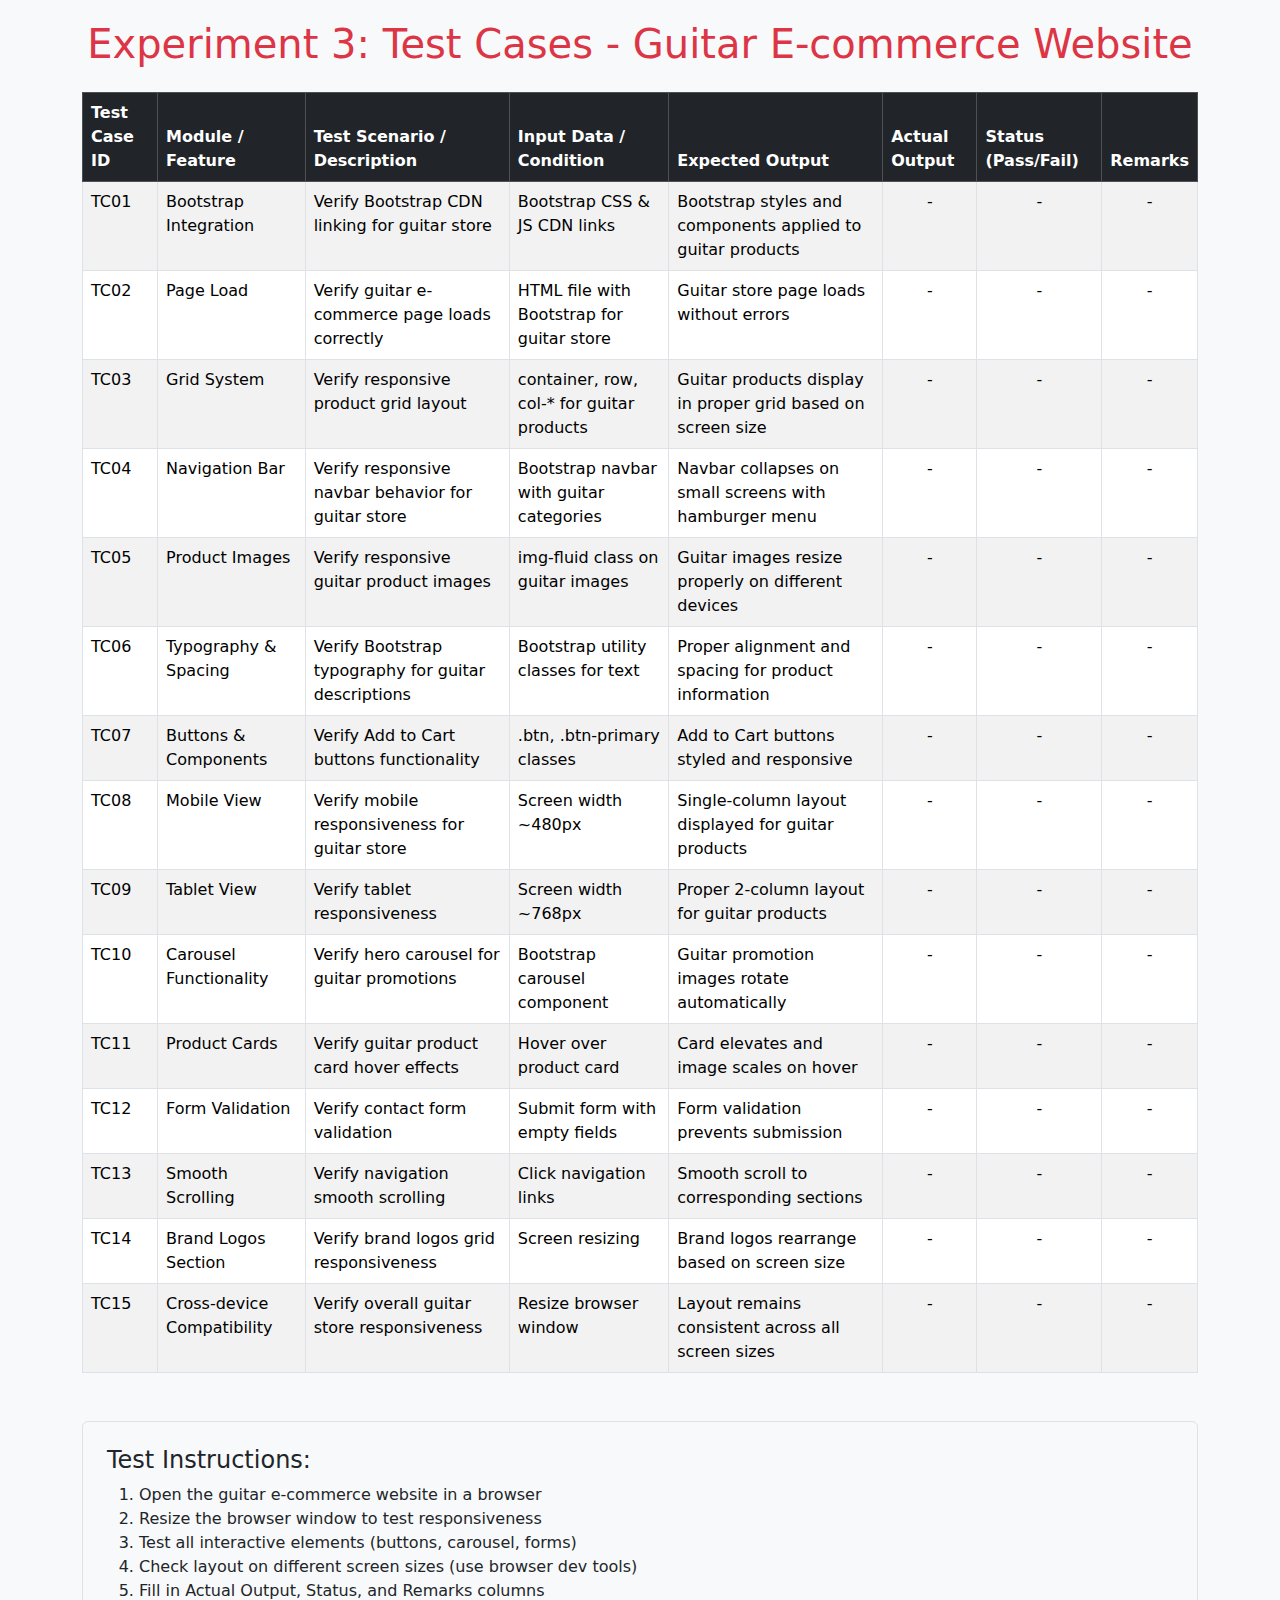
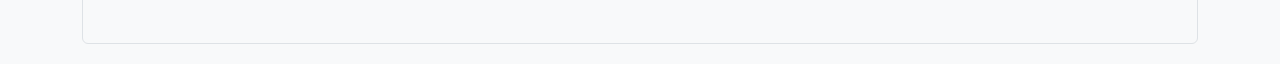
<file: E3/test_cases.html>
<!DOCTYPE html>
<html lang="en">
<head>
<meta charset="UTF-8">
<meta name="viewport" content="width=device-width, initial-scale=1.0">
<title>Test Cases - Guitar E-commerce Website</title>
<link href="https://cdn.jsdelivr.net/npm/bootstrap@5.3.0/dist/css/bootstrap.min.css" rel="stylesheet">
<style>
body { padding: 20px; background-color: #f8f9fa; }
h1 { color: #dc3545; margin-bottom: 30px; }
table { background-color: white; }
.status-pass { color: #198754; font-weight: bold; }
.status-fail { color: #dc3545; font-weight: bold; }
</style>
</head>
<body>
<div class="container">
<h1 class="text-center mb-4">Experiment 3: Test Cases - Guitar E-commerce Website</h1>

<table class="table table-bordered table-striped table-hover">
<thead class="table-dark">
<tr>
<th>Test Case ID</th>
<th>Module / Feature</th>
<th>Test Scenario / Description</th>
<th>Input Data / Condition</th>
<th>Expected Output</th>
<th>Actual Output</th>
<th>Status (Pass/Fail)</th>
<th>Remarks</th>
</tr>
</thead>
<tbody>
<tr>
<td>TC01</td>
<td>Bootstrap Integration</td>
<td>Verify Bootstrap CDN linking for guitar store</td>
<td>Bootstrap CSS & JS CDN links</td>
<td>Bootstrap styles and components applied to guitar products</td>
<td class="text-center">-</td>
<td class="text-center">-</td>
<td class="text-center">-</td>
</tr>
<tr>
<td>TC02</td>
<td>Page Load</td>
<td>Verify guitar e-commerce page loads correctly</td>
<td>HTML file with Bootstrap for guitar store</td>
<td>Guitar store page loads without errors</td>
<td class="text-center">-</td>
<td class="text-center">-</td>
<td class="text-center">-</td>
</tr>
<tr>
<td>TC03</td>
<td>Grid System</td>
<td>Verify responsive product grid layout</td>
<td>container, row, col-* for guitar products</td>
<td>Guitar products display in proper grid based on screen size</td>
<td class="text-center">-</td>
<td class="text-center">-</td>
<td class="text-center">-</td>
</tr>
<tr>
<td>TC04</td>
<td>Navigation Bar</td>
<td>Verify responsive navbar behavior for guitar store</td>
<td>Bootstrap navbar with guitar categories</td>
<td>Navbar collapses on small screens with hamburger menu</td>
<td class="text-center">-</td>
<td class="text-center">-</td>
<td class="text-center">-</td>
</tr>
<tr>
<td>TC05</td>
<td>Product Images</td>
<td>Verify responsive guitar product images</td>
<td>img-fluid class on guitar images</td>
<td>Guitar images resize properly on different devices</td>
<td class="text-center">-</td>
<td class="text-center">-</td>
<td class="text-center">-</td>
</tr>
<tr>
<td>TC06</td>
<td>Typography & Spacing</td>
<td>Verify Bootstrap typography for guitar descriptions</td>
<td>Bootstrap utility classes for text</td>
<td>Proper alignment and spacing for product information</td>
<td class="text-center">-</td>
<td class="text-center">-</td>
<td class="text-center">-</td>
</tr>
<tr>
<td>TC07</td>
<td>Buttons & Components</td>
<td>Verify Add to Cart buttons functionality</td>
<td>.btn, .btn-primary classes</td>
<td>Add to Cart buttons styled and responsive</td>
<td class="text-center">-</td>
<td class="text-center">-</td>
<td class="text-center">-</td>
</tr>
<tr>
<td>TC08</td>
<td>Mobile View</td>
<td>Verify mobile responsiveness for guitar store</td>
<td>Screen width ~480px</td>
<td>Single-column layout displayed for guitar products</td>
<td class="text-center">-</td>
<td class="text-center">-</td>
<td class="text-center">-</td>
</tr>
<tr>
<td>TC09</td>
<td>Tablet View</td>
<td>Verify tablet responsiveness</td>
<td>Screen width ~768px</td>
<td>Proper 2-column layout for guitar products</td>
<td class="text-center">-</td>
<td class="text-center">-</td>
<td class="text-center">-</td>
</tr>
<tr>
<td>TC10</td>
<td>Carousel Functionality</td>
<td>Verify hero carousel for guitar promotions</td>
<td>Bootstrap carousel component</td>
<td>Guitar promotion images rotate automatically</td>
<td class="text-center">-</td>
<td class="text-center">-</td>
<td class="text-center">-</td>
</tr>
<tr>
<td>TC11</td>
<td>Product Cards</td>
<td>Verify guitar product card hover effects</td>
<td>Hover over product card</td>
<td>Card elevates and image scales on hover</td>
<td class="text-center">-</td>
<td class="text-center">-</td>
<td class="text-center">-</td>
</tr>
<tr>
<td>TC12</td>
<td>Form Validation</td>
<td>Verify contact form validation</td>
<td>Submit form with empty fields</td>
<td>Form validation prevents submission</td>
<td class="text-center">-</td>
<td class="text-center">-</td>
<td class="text-center">-</td>
</tr>
<tr>
<td>TC13</td>
<td>Smooth Scrolling</td>
<td>Verify navigation smooth scrolling</td>
<td>Click navigation links</td>
<td>Smooth scroll to corresponding sections</td>
<td class="text-center">-</td>
<td class="text-center">-</td>
<td class="text-center">-</td>
</tr>
<tr>
<td>TC14</td>
<td>Brand Logos Section</td>
<td>Verify brand logos grid responsiveness</td>
<td>Screen resizing</td>
<td>Brand logos rearrange based on screen size</td>
<td class="text-center">-</td>
<td class="text-center">-</td>
<td class="text-center">-</td>
</tr>
<tr>
<td>TC15</td>
<td>Cross-device Compatibility</td>
<td>Verify overall guitar store responsiveness</td>
<td>Resize browser window</td>
<td>Layout remains consistent across all screen sizes</td>
<td class="text-center">-</td>
<td class="text-center">-</td>
<td class="text-center">-</td>
</tr>
</tbody>
</table>

<div class="mt-5 p-4 bg-light border rounded">
<h4>Test Instructions:</h4>
<ol>
<li>Open the guitar e-commerce website in a browser</li>
<li>Resize the browser window to test responsiveness</li>
<li>Test all interactive elements (buttons, carousel, forms)</li>
<li>Check layout on different screen sizes (use browser dev tools)</li>
<li>Fill in Actual Output, Status, and Remarks columns</li>
</ol>
</div>
</div>
</body>
</html>
</file>
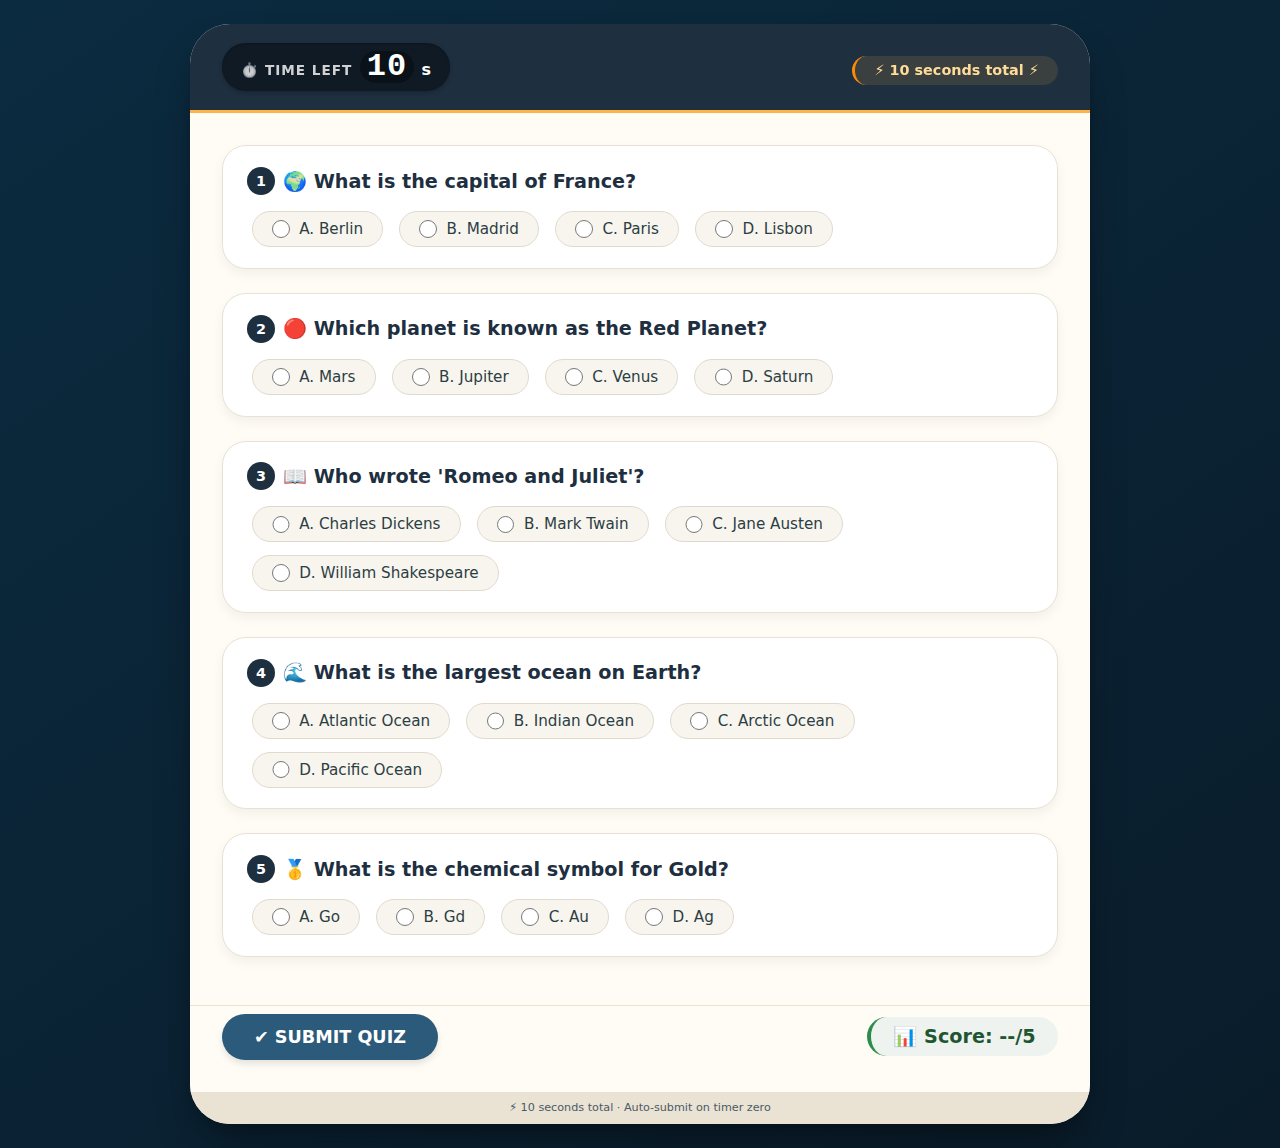
<file: E5/q1.html>
<!DOCTYPE html>
<html lang="en">
<head>
<meta charset="UTF-8">
<meta name="viewport" content="width=device-width, initial-scale=1.0, user-scalable=yes">
<title>⚡ Speed Quiz | 10‑Second Challenge</title>
<style>
* {
margin: 0;
padding: 0;
box-sizing: border-box;
font-family: system-ui, 'Segoe UI', 'Inter', 'Poppins', sans-serif;
}

body {
background: linear-gradient(145deg, #0b2b40 0%, #0a1c2a 100%);
min-height: 100vh;
display: flex;
justify-content: center;
align-items: center;
padding: 1.5rem;
}

/* Main Quiz Card */
.quiz-card {
max-width: 900px;
width: 100%;
background: rgba(255, 255, 255, 0.96);
backdrop-filter: blur(2px);
border-radius: 2.5rem;
box-shadow: 0 25px 45px -12px rgba(0, 0, 0, 0.45), 0 4px 12px rgba(0, 0, 0, 0.1);
overflow: hidden;
transition: all 0.2s ease;
}

/* Header with timer & warning */
.quiz-header {
background: #1e2f3f;
padding: 1.2rem 2rem;
color: white;
display: flex;
flex-wrap: wrap;
justify-content: space-between;
align-items: baseline;
gap: 0.8rem;
border-bottom: 3px solid #ffb347;
}

.timer-section {
background: #0f1a24;
padding: 0.5rem 1.2rem;
border-radius: 60px;
display: inline-flex;
align-items: baseline;
gap: 0.5rem;
font-weight: 600;
box-shadow: inset 0 1px 2px rgba(0,0,0,0.2), 0 2px 4px rgba(0,0,0,0.2);
}

.timer-label {
font-size: 0.85rem;
letter-spacing: 1px;
text-transform: uppercase;
opacity: 0.8;
}

.timer-value {
font-size: 2rem;
font-weight: 800;
font-family: monospace;
line-height: 1;
background: #00000055;
padding: 0 0.4rem;
border-radius: 40px;
letter-spacing: 1px;
}

.warning-message {
background: #ffb34720;
backdrop-filter: blur(4px);
padding: 0.4rem 1.2rem;
border-radius: 40px;
font-weight: 600;
font-size: 0.9rem;
border-left: 3px solid #ff8c00;
color: #ffdd99;
transition: all 0.2s;
}

.warning-active {
background: #d43f1f;
color: white;
border-left-color: #ffea80;
animation: pulseWarning 0.9s infinite;
font-weight: 700;
}

@keyframes pulseWarning {
0% { opacity: 0.7; transform: scale(0.98);}
100% { opacity: 1; transform: scale(1);}
}

/* questions area */
.quiz-body {
padding: 2rem 2rem 1.5rem 2rem;
background: #fefcf5;
}

.question-item {
background: white;
border-radius: 1.5rem;
padding: 1.3rem 1.5rem;
margin-bottom: 1.5rem;
box-shadow: 0 5px 12px rgba(0, 0, 0, 0.05);
border: 1px solid #e9e2d4;
transition: all 0.2s;
}

.question-text {
font-weight: 700;
font-size: 1.2rem;
color: #1e2f3f;
margin-bottom: 1rem;
display: flex;
align-items: center;
gap: 0.5rem;
}

.q-marker {
background: #1e2f3f;
color: white;
width: 28px;
height: 28px;
display: inline-flex;
align-items: center;
justify-content: center;
border-radius: 30px;
font-size: 0.9rem;
font-weight: bold;
}

.options {
display: flex;
flex-wrap: wrap;
gap: 1rem;
row-gap: 0.8rem;
margin-left: 0.3rem;
}

.option {
display: flex;
align-items: center;
gap: 0.6rem;
background: #f8f5ee;
padding: 0.5rem 1.2rem;
border-radius: 60px;
border: 1px solid #e2d9ce;
transition: all 0.15s;
cursor: pointer;
}

input[type="radio"] {
accent-color: #2c5a7a;
width: 1.1rem;
height: 1.1rem;
margin: 0;
cursor: pointer;
}

.option label {
font-weight: 500;
color: #2c3e44;
cursor: pointer;
font-size: 0.95rem;
}

input[type="radio"]:disabled + label,
input[type="radio"]:disabled {
cursor: not-allowed;
opacity: 0.7;
}

.disabled-opt {
background: #ece6db;
opacity: 0.85;
}

/* submit & score */
.action-area {
padding: 0.5rem 2rem 2rem 2rem;
background: #fefcf5;
display: flex;
flex-wrap: wrap;
align-items: center;
justify-content: space-between;
gap: 1rem;
border-top: 1px solid #ece2d4;
}

.submit-btn {
background: #2c5a7a;
border: none;
color: white;
font-weight: bold;
font-size: 1.1rem;
padding: 0.8rem 2rem;
border-radius: 60px;
cursor: pointer;
transition: all 0.2s;
box-shadow: 0 4px 6px rgba(0, 0, 0, 0.1);
display: inline-flex;
align-items: center;
gap: 0.5rem;
}

.submit-btn:hover:not(:disabled) {
background: #1f445f;
transform: scale(0.97);
box-shadow: 0 2px 4px rgba(0,0,0,0.1);
}

.submit-btn:disabled {
background: #9aaeb9;
cursor: default;
opacity: 0.7;
transform: none;
}

.score-board {
background: #eef3f0;
padding: 0.5rem 1.4rem;
border-radius: 40px;
font-weight: 700;
font-size: 1.2rem;
color: #1e5631;
border-left: 4px solid #2c8c4a;
}

.score-board span {
font-size: 1.5rem;
font-weight: 800;
}

footer {
font-size: 0.7rem;
text-align: center;
background: #eae3d4;
padding: 0.6rem;
color: #4a5b66;
}

@media (max-width: 650px) {
.quiz-header {
flex-direction: column;
align-items: stretch;
}
.options {
flex-direction: column;
gap: 0.6rem;
}
.question-item {
padding: 1rem;
}
}
</style>
</head>
<body>

<div class="quiz-card" id="quizAppContainer">
<div class="quiz-header">
<div class="timer-section">
<span class="timer-label">⏱️ TIME LEFT</span>
<span class="timer-value" id="timerDisplay">10</span><span style="font-size:1rem;">s</span>
</div>
<div class="warning-message" id="warningMsg">
⚡ ready?
</div>
</div>

<div id="quizDynamicArea" class="quiz-body">
<!-- Questions will be injected dynamically with pure DOM manipulation -->
<div style="text-align:center; padding:2rem;">Loading quiz challenge...</div>
</div>

<div class="action-area">
<button class="submit-btn" id="submitQuizBtn">✔ SUBMIT QUIZ</button>
<div class="score-board" id="finalScoreBoard">
📊 Score: --/5
</div>
</div>
<footer>⚡ 10 seconds total · Auto‑submit on timer zero</footer>
</div>

<script>
// ---------- QUIZ DATA (5 MCQs) ----------
const QUIZ_DATA = [
{
text: "🌍 What is the capital of France?",
options: ["Berlin", "Madrid", "Paris", "Lisbon"],
correct: "C" // Paris is 3rd option (index 2) -> letter C
},
{
text: "🔴 Which planet is known as the Red Planet?",
options: ["Mars", "Jupiter", "Venus", "Saturn"],
correct: "A" // Mars -> first option
},
{
text: "📖 Who wrote 'Romeo and Juliet'?",
options: ["Charles Dickens", "Mark Twain", "Jane Austen", "William Shakespeare"],
correct: "D" // Shakespeare = 4th option
},
{
text: "🌊 What is the largest ocean on Earth?",
options: ["Atlantic Ocean", "Indian Ocean", "Arctic Ocean", "Pacific Ocean"],
correct: "D" // Pacific Ocean
},
{
text: "🥇 What is the chemical symbol for Gold?",
options: ["Go", "Gd", "Au", "Ag"],
correct: "C" // Au -> third option
}
];

// ---------- GLOBAL VARIABLES ----------
let timerInterval = null; // stores setInterval ID
let timeLeft = 10; // total duration = 10 seconds
let isSubmitted = false; // prevents double submission (auto or manual)
let correctAnswerMap = {}; // dynamic: { q1: "C", q2: "A", ... }
let totalQuestions = QUIZ_DATA.length; // = 5

// DOM elements
const quizContainer = document.getElementById("quizDynamicArea");
const timerDisplaySpan = document.getElementById("timerDisplay");
const warningMsgDiv = document.getElementById("warningMsg");
const submitBtn = document.getElementById("submitQuizBtn");
const scoreBoardDiv = document.getElementById("finalScoreBoard");

// ---------- HELPER: Update Timer UI & Warning Message (DOM manipulation) ----------
function updateTimerUI() {
if (!timerDisplaySpan) return;
timerDisplaySpan.innerText = timeLeft;
// additional style when time is critical
if (timeLeft <= 5) {
timerDisplaySpan.style.color = "#ffb347";
timerDisplaySpan.style.fontWeight = "900";
} else {
timerDisplaySpan.style.color = "white";
timerDisplaySpan.style.fontWeight = "800";
}
// Show warning message when exactly 5 seconds or less (and quiz not submitted)
if (!isSubmitted) {
if (timeLeft <= 5 && timeLeft > 0) {
warningMsgDiv.innerHTML = "⚠️ Only 5 seconds remaining! ⚠️";
warningMsgDiv.classList.add("warning-active");
} else if (timeLeft === 0) {
warningMsgDiv.innerHTML = "⏰ TIME'S UP! Submitting...";
warningMsgDiv.classList.add("warning-active");
} else {
warningMsgDiv.innerHTML = "✨ Stay focused ✨";
warningMsgDiv.classList.remove("warning-active");
}
} else {
// after submission, show final status
warningMsgDiv.innerHTML = "📋 Quiz completed";
warningMsgDiv.classList.remove("warning-active");
}
}

// ---------- BUILD QUIZ DYNAMICALLY (DOM manipulation) ----------
function buildQuiz() {
if (!quizContainer) return;
quizContainer.innerHTML = ""; // clear loading text

for (let i = 0; i < QUIZ_DATA.length; i++) {
const q = QUIZ_DATA[i];
const questionIndex = i + 1;
const questionName = `q${questionIndex}`; // name attribute: q1, q2...q5

// store correct answer for this question (letter like "A", "B", "C", "D")
correctAnswerMap[questionName] = q.correct;

// Create main question div
const questionDiv = document.createElement("div");
questionDiv.className = "question-item";
questionDiv.setAttribute("data-qname", questionName);

// Question text with marker
const questionHeader = document.createElement("div");
questionHeader.className = "question-text";
const markerSpan = document.createElement("span");
markerSpan.className = "q-marker";
markerSpan.innerText = questionIndex;
const questionTextSpan = document.createElement("span");
questionTextSpan.innerText = q.text;
questionHeader.appendChild(markerSpan);
questionHeader.appendChild(questionTextSpan);

// Options container
const optionsDiv = document.createElement("div");
optionsDiv.className = "options";

// Create radio options (A, B, C, D)
const optionLetters = ["A", "B", "C", "D"];
for (let optIdx = 0; optIdx < q.options.length; optIdx++) {
const optLetter = optionLetters[optIdx];
const optText = q.options[optIdx];

const optionWrapper = document.createElement("div");
optionWrapper.className = "option";

const radioInput = document.createElement("input");
radioInput.type = "radio";
radioInput.name = questionName; // groups radios per question
radioInput.value = optLetter; // value = A, B, C or D
radioInput.id = `${questionName}_${optLetter}`;

const label = document.createElement("label");
label.htmlFor = radioInput.id;
label.innerText = `${optLetter}. ${optText}`;

optionWrapper.appendChild(radioInput);
optionWrapper.appendChild(label);
optionsDiv.appendChild(optionWrapper);
}

questionDiv.appendChild(questionHeader);
questionDiv.appendChild(optionsDiv);
quizContainer.appendChild(questionDiv);
}
}

// ---------- DISABLE ALL OPTIONS (radios + submit button) after submission ----------
function disableAllOptionsAndSubmit() {
// 1) disable all radio buttons inside quiz area
const allRadios = document.querySelectorAll('#quizDynamicArea input[type="radio"]');
allRadios.forEach(radio => {
radio.disabled = true;
// add visual disabled effect to parent .option
const parentOpt = radio.closest('.option');
if (parentOpt) {
parentOpt.style.opacity = "0.7";
parentOpt.style.background = "#e8e0d2";
}
});

// 2) disable submit button
if (submitBtn) {
submitBtn.disabled = true;
}
}

// ---------- CALCULATE FINAL SCORE & DISPLAY ----------
function calculateAndDisplayScore() {
let correctCount = 0;

// iterate through each question (1..totalQuestions)
for (let i = 1; i <= totalQuestions; i++) {
const qName = `q${i}`;
const selectedRadio = document.querySelector(`input[name="${qName}"]:checked`);
const userAnswer = selectedRadio ? selectedRadio.value : null;
const correctAnswerLetter = correctAnswerMap[qName];

if (userAnswer && userAnswer === correctAnswerLetter) {
correctCount++;
}
}

// Update final score board
if (scoreBoardDiv) {
scoreBoardDiv.innerHTML = `🏆 SCORE: ${correctCount} / ${totalQuestions}`;
// add slight animation / highlight
scoreBoardDiv.style.transform = "scale(1.02)";
setTimeout(() => { if(scoreBoardDiv) scoreBoardDiv.style.transform = ""; }, 300);
}

return correctCount;
}

// ---------- MAIN SUBMIT LOGIC (auto or manual) ----------
function finalizeQuizSubmission() {
// Prevent double execution
if (isSubmitted) return;
isSubmitted = true;

// 1) Stop the timer interval if it's still running (clearInterval)
if (timerInterval) {
clearInterval(timerInterval);
timerInterval = null;
}

// 2) Disable all radio options and submit button
disableAllOptionsAndSubmit();

// 3) Calculate final score and display in score board
calculateAndDisplayScore();

// 4) Update warning message to show final status (DOM manipulation)
warningMsgDiv.innerHTML = "✅ Quiz submitted · Score ready";
warningMsgDiv.classList.add("warning-active");
warningMsgDiv.style.background = "#2c5a7a";
warningMsgDiv.style.color = "white";

// 5) Ensure timer display shows final state (freeze)
if (timerDisplaySpan) {
if (timeLeft === 0) timerDisplaySpan.innerText = "0";
timerDisplaySpan.style.opacity = "0.8";
}

// Additional minor: remove any lingering interval safety
if (timerInterval) clearInterval(timerInterval);
}

// ---------- TIMER IMPLEMENTATION (setInterval, clearInterval, countdown) ----------
function startTimer() {
if (timerInterval) clearInterval(timerInterval); // safety clean

timerInterval = setInterval(() => {
// If already submitted, we don't process timer actions
if (isSubmitted) {
if (timerInterval) clearInterval(timerInterval);
return;
}

// TIME REACHED ZERO? Auto-submit
if (timeLeft <= 0) {
// clear interval before submission to avoid recursion
if (timerInterval) {
clearInterval(timerInterval);
timerInterval = null;
}
// auto submit only if not already submitted
if (!isSubmitted) {
finalizeQuizSubmission();
}
return;
}

// Decrement timer (standard countdown)
timeLeft--;

// update timer display every second
if (timerDisplaySpan) {
timerDisplaySpan.innerText = timeLeft;
}

// Update warning message based on time left (only 5 seconds remaining feature)
// According to spec: When only 5 seconds remain, display message
if (timeLeft <= 5 && timeLeft > 0 && !isSubmitted) {
warningMsgDiv.innerHTML = "⚠️ Only 5 seconds remaining! ⚠️";
warningMsgDiv.classList.add("warning-active");
} else if (timeLeft === 0 && !isSubmitted) {
warningMsgDiv.innerHTML = "⏰ TIME'S UP! Auto-submitting...";
warningMsgDiv.classList.add("warning-active");
} else if (timeLeft > 5 && !isSubmitted) {
warningMsgDiv.innerHTML = "⚡ Quick! Select answers ⚡";
warningMsgDiv.classList.remove("warning-active");
}

// Additional UI styling for timer when critical
if (timeLeft <= 5) {
timerDisplaySpan.style.color = "#ffaa55";
timerDisplaySpan.style.fontWeight = "bold";
} else {
timerDisplaySpan.style.color = "white";
}

// If after decrement timer becomes 0 => auto-submit
if (timeLeft === 0 && !isSubmitted) {
if (timerInterval) {
clearInterval(timerInterval);
timerInterval = null;
}
finalizeQuizSubmission();
}
}, 1000);
}

// ---------- MANUAL SUBMIT HANDLER ----------
function handleManualSubmit() {
if (isSubmitted) return; // already finished

// Stop timer first (clearInterval)
if (timerInterval) {
clearInterval(timerInterval);
timerInterval = null;
}

// finalize submission (disable, score, etc)
finalizeQuizSubmission();
}

// ---------- INITIALIZATION (DOM ready) ----------
function initQuiz() {
// Build quiz structure (5 MCQs) using pure DOM manipulation
buildQuiz();

// Reset global state
timeLeft = 10;
isSubmitted = false;

// Reset timer display and warning message visually
if (timerDisplaySpan) timerDisplaySpan.innerText = "10";
if (warningMsgDiv) {
warningMsgDiv.innerHTML = "⚡ 10 seconds total ⚡";
warningMsgDiv.classList.remove("warning-active");
warningMsgDiv.style.background = "";
warningMsgDiv.style.color = "";
}

// Reset score board display to default
if (scoreBoardDiv) {
scoreBoardDiv.innerHTML = "📊 Score: --/5";
scoreBoardDiv.style.transform = "";
}

// Enable submit button (if previously disabled)
if (submitBtn) {
submitBtn.disabled = false;
}

// Ensure all radio buttons are enabled (in case of reset but we're fresh)
const allRadios = document.querySelectorAll('#quizDynamicArea input[type="radio"]');
allRadios.forEach(radio => {
radio.disabled = false;
const parentOpt = radio.closest('.option');
if (parentOpt) {
parentOpt.style.opacity = "1";
parentOpt.style.background = "#f8f5ee";
}
});

// Remove any leftover checked states (optional, ensures fresh start)
// but we keep fresh start no pre-selected answers -> good user experience
// make sure nothing is pre-checked
allRadios.forEach(radio => {
radio.checked = false;
});

// start timer with setInterval
startTimer();
}

// Attach event listener to manual submit button
if (submitBtn) {
// remove any previous listener to avoid duplication (safe)
const newSubmitBtn = submitBtn.cloneNode(true);
submitBtn.parentNode.replaceChild(newSubmitBtn, submitBtn);
window.submitBtn = newSubmitBtn;
newSubmitBtn.addEventListener("click", handleManualSubmit);
// update reference
document.getElementById("submitQuizBtn").addEventListener("click", handleManualSubmit);
}

// Final: Initialize everything when DOM fully loaded
document.addEventListener("DOMContentLoaded", () => {
initQuiz();
});

// Edge protection: if any weird reload but keep clean
window.addEventListener("beforeunload", function() {
if (timerInterval) clearInterval(timerInterval);
});
</script>
</body>
</html>
</file>
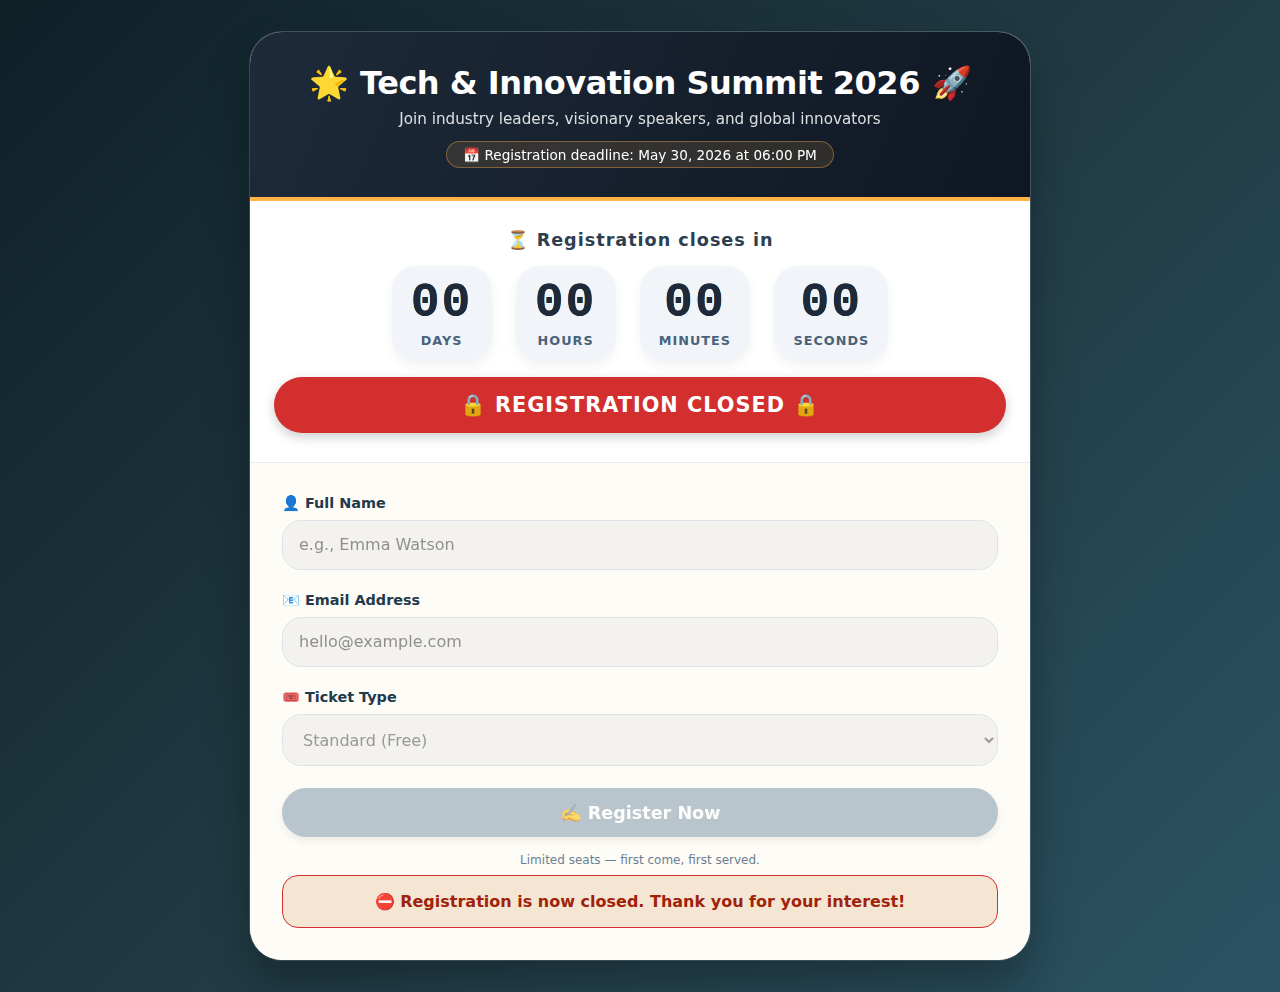
<file: E5/q2.html>
<!DOCTYPE html>
<html lang="en">
<head>
<meta charset="UTF-8">
<meta name="viewport" content="width=device-width, initial-scale=1.0, user-scalable=yes">
<title>🎉 Event Countdown · Registration Timer</title>
<style>
* {
margin: 0;
padding: 0;
box-sizing: border-box;
font-family: 'Segoe UI', 'Inter', system-ui, -apple-system, sans-serif;
}

body {
min-height: 100vh;
background: linear-gradient(135deg, #0f2027, #203a43, #2c5364);
display: flex;
justify-content: center;
align-items: center;
padding: 2rem 1rem;
}

/* main event card */
.event-container {
max-width: 780px;
width: 100%;
background: rgba(255, 255, 255, 0.97);
border-radius: 2rem;
box-shadow: 0 25px 45px rgba(0, 0, 0, 0.3), 0 0 0 1px rgba(255, 255, 255, 0.2);
overflow: hidden;
backdrop-filter: blur(2px);
transition: all 0.2s;
}

/* hero banner */
.hero {
background: linear-gradient(112deg, #1e2a3a, #0f1722);
padding: 2rem 2rem 1.8rem;
text-align: center;
color: white;
border-bottom: 4px solid #ffb347;
}

.hero h1 {
font-size: 2rem;
letter-spacing: -0.5px;
font-weight: 700;
margin-bottom: 0.5rem;
display: flex;
align-items: center;
justify-content: center;
gap: 12px;
flex-wrap: wrap;
}

.hero p {
opacity: 0.85;
font-size: 0.95rem;
margin-top: 0.25rem;
}

.event-date-badge {
background: #ffb34720;
display: inline-block;
padding: 0.3rem 1rem;
border-radius: 60px;
font-size: 0.85rem;
font-weight: 500;
margin-top: 0.8rem;
backdrop-filter: blur(4px);
border: 1px solid #ffb34760;
}

/* countdown timer section */
.countdown-section {
background: #ffffff;
padding: 1.8rem 1.5rem;
text-align: center;
border-bottom: 1px solid #e9ecef;
}

.timer-title {
font-weight: 600;
color: #2c3e50;
margin-bottom: 1rem;
font-size: 1.1rem;
letter-spacing: 1px;
}

.countdown {
display: flex;
flex-wrap: wrap;
justify-content: center;
gap: 1.5rem;
row-gap: 1.2rem;
}

.time-box {
background: #f1f5f9;
border-radius: 1.5rem;
padding: 0.8rem 1.2rem;
min-width: 100px;
text-align: center;
box-shadow: 0 5px 12px rgba(0, 0, 0, 0.05);
transition: transform 0.2s;
}

.time-number {
font-size: 3rem;
font-weight: 800;
font-family: monospace;
background: #1e2a3a;
background: linear-gradient(145deg, #1e2a3a, #0f1722);
-webkit-background-clip: text;
background-clip: text;
color: #1e2a3a;
letter-spacing: 2px;
line-height: 1;
}

.time-label {
font-size: 0.8rem;
text-transform: uppercase;
font-weight: 600;
color: #4a627a;
letter-spacing: 1px;
margin-top: 0.4rem;
}

.closed-message {
background: #d32f2f;
color: white;
font-weight: bold;
padding: 1rem;
border-radius: 60px;
text-align: center;
font-size: 1.3rem;
letter-spacing: 1px;
margin-top: 1rem;
display: none;
align-items: center;
justify-content: center;
gap: 10px;
box-shadow: 0 4px 12px rgba(0,0,0,0.2);
}

/* registration form */
.form-section {
padding: 2rem 2rem 2rem;
background: #fefcf7;
}

.form-group {
margin-bottom: 1.4rem;
}

label {
display: block;
font-weight: 600;
margin-bottom: 0.5rem;
color: #1f3a4b;
font-size: 0.9rem;
}

input, select {
width: 100%;
padding: 0.9rem 1rem;
border-radius: 1.2rem;
border: 1px solid #d4dce4;
background: white;
font-size: 1rem;
transition: all 0.2s;
outline: none;
}

input:focus, select:focus {
border-color: #ffb347;
box-shadow: 0 0 0 3px rgba(255, 180, 71, 0.2);
}

.register-btn {
background: #2c7a4d;
color: white;
border: none;
width: 100%;
padding: 0.9rem;
font-size: 1.1rem;
font-weight: bold;
border-radius: 2rem;
cursor: pointer;
transition: 0.2s;
margin-top: 0.6rem;
display: flex;
align-items: center;
justify-content: center;
gap: 8px;
box-shadow: 0 4px 8px rgba(0,0,0,0.1);
}

.register-btn:hover:not(:disabled) {
background: #1f5f3c;
transform: scale(0.98);
}

.register-btn:disabled {
background: #9aaeb9;
cursor: not-allowed;
opacity: 0.7;
}

.form-footer {
font-size: 0.75rem;
text-align: center;
margin-top: 1rem;
color: #6c7e91;
}

.success-toast {
background: #2c7a4d;
color: white;
padding: 0.7rem;
border-radius: 60px;
text-align: center;
margin-top: 1rem;
display: none;
font-weight: 500;
}

hr {
margin: 0.5rem 0;
border-color: #e9e2d4;
}
</style>
</head>
<body>
<div class="event-container" id="eventApp">
<div class="hero">
<h1>
<span>🌟</span> Tech & Innovation Summit 2026 <span>🚀</span>
</h1>
<p>Join industry leaders, visionary speakers, and global innovators</p>
<div class="event-date-badge" id="targetDateDisplay">
📅 Event date: May 30, 2026 · 18:00 UTC+2
</div>
</div>

<!-- COUNTDOWN SECTION (dynamic) -->
<div class="countdown-section">
<div class="timer-title">⏳ Registration closes in</div>
<div class="countdown" id="countdownTimer">
<div class="time-box"><div class="time-number" id="days">00</div><div class="time-label">Days</div></div>
<div class="time-box"><div class="time-number" id="hours">00</div><div class="time-label">Hours</div></div>
<div class="time-box"><div class="time-number" id="minutes">00</div><div class="time-label">Minutes</div></div>
<div class="time-box"><div class="time-number" id="seconds">00</div><div class="time-label">Seconds</div></div>
</div>
<div id="registrationClosedMessage" class="closed-message">
🔒 REGISTRATION CLOSED 🔒
</div>
</div>

<!-- REGISTRATION FORM -->
<div class="form-section" id="registrationFormArea">
<form id="eventRegistrationForm">
<div class="form-group">
<label>👤 Full Name</label>
<input type="text" id="fullName" placeholder="e.g., Emma Watson" required>
</div>
<div class="form-group">
<label>📧 Email Address</label>
<input type="email" id="email" placeholder="hello@example.com" required>
</div>
<div class="form-group">
<label>🎟️ Ticket Type</label>
<select id="ticketType">
<option value="standard">Standard (Free)</option>
<option value="vip">VIP Access ($99)</option>
<option value="speaker">Speaker / Partner</option>
</select>
</div>
<button type="submit" class="register-btn" id="registerSubmitBtn">✍️ Register Now</button>
<div class="form-footer">Limited seats — first come, first served.</div>
<div id="formFeedback" class="success-toast"></div>
</form>
</div>
</div>

<script>
(function() {
// ------------------- CONFIGURATION -------------------
// Set target future date (event registration deadline)
// Year, Month (0-index), Day, Hour, Minute, Second
// For demonstration: May 30, 2026 at 18:00:00 local time (user's timezone)
// You can easily change this date:
const TARGET_DATE = new Date(2026, 4, 30, 18, 0, 0); // May 30, 2026, 6:00 PM

// DOM elements
const daysSpan = document.getElementById('days');
const hoursSpan = document.getElementById('hours');
const minutesSpan = document.getElementById('minutes');
const secondsSpan = document.getElementById('seconds');
const closedMessageDiv = document.getElementById('registrationClosedMessage');
const registerBtn = document.getElementById('registerSubmitBtn');
const form = document.getElementById('eventRegistrationForm');
const nameInput = document.getElementById('fullName');
const emailInput = document.getElementById('email');
const ticketSelect = document.getElementById('ticketType');
const feedbackDiv = document.getElementById('formFeedback');
const targetDateDisplaySpan = document.getElementById('targetDateDisplay');

// State
let countdownInterval = null;
let isRegistrationClosed = false;

// Helper: format number with leading zeros
function formatTwoDigits(num) {
return String(Math.floor(Math.max(0, num))).padStart(2, '0');
}

// Helper: update the countdown display and manage 'Registration Closed'
function updateCountdown() {
const now = new Date();
const timeDiffMs = TARGET_DATE - now;

// If deadline passed or timeDiff <= 0
if (timeDiffMs <= 0) {
// Registration closed state
if (!isRegistrationClosed) {
isRegistrationClosed = true;
// clear interval to stop updates
if (countdownInterval) {
clearInterval(countdownInterval);
countdownInterval = null;
}
// Show "Registration Closed" message with style
closedMessageDiv.style.display = 'flex';
// Set timer digits to 00:00:00:00
if (daysSpan) daysSpan.innerText = '00';
if (hoursSpan) hoursSpan.innerText = '00';
if (minutesSpan) minutesSpan.innerText = '00';
if (secondsSpan) secondsSpan.innerText = '00';

// Disable registration form completely
disableRegistrationForm(true);

// Optionally update form area message
const formSection = document.querySelector('.form-section');
if (formSection && !document.getElementById('closedFormOverlay')) {
const overlayMsg = document.createElement('div');
overlayMsg.id = 'closedFormOverlay';
overlayMsg.style.background = '#f5e6d3';
overlayMsg.style.padding = '1rem';
overlayMsg.style.borderRadius = '1rem';
overlayMsg.style.textAlign = 'center';
overlayMsg.style.marginTop = '0.5rem';
overlayMsg.style.fontWeight = 'bold';
overlayMsg.style.border = '1px solid #d32f2f';
overlayMsg.style.color = '#a1220a';
overlayMsg.innerHTML = '⛔ Registration is now closed. Thank you for your interest!';
formSection.appendChild(overlayMsg);
}
}
return; // exit early, no further updates needed
}

// If registration not closed, compute remaining units
const totalSecondsRemaining = Math.floor(timeDiffMs / 1000);
const daysRem = Math.floor(totalSecondsRemaining / 86400);
const hoursRem = Math.floor((totalSecondsRemaining % 86400) / 3600);
const minutesRem = Math.floor((totalSecondsRemaining % 3600) / 60);
const secondsRem = totalSecondsRemaining % 60;

// Update DOM elements (if they exist)
if (daysSpan) daysSpan.innerText = formatTwoDigits(daysRem);
if (hoursSpan) hoursSpan.innerText = formatTwoDigits(hoursRem);
if (minutesSpan) minutesSpan.innerText = formatTwoDigits(minutesRem);
if (secondsSpan) secondsSpan.innerText = formatTwoDigits(secondsRem);

// Extra polish: if time remaining but message was hidden, ensure closed message hidden
if (closedMessageDiv && closedMessageDiv.style.display === 'flex') {
closedMessageDiv.style.display = 'none';
}

// ensure form is enabled if previously disabled due to some glitch
if (!isRegistrationClosed) {
disableRegistrationForm(false);
}
}

// Disable/enable all form inputs + submit button
function disableRegistrationForm(disable) {
if (!form) return;
const inputs = form.querySelectorAll('input, select, button');
inputs.forEach(input => {
if (input.type !== 'button' || input.id === 'registerSubmitBtn') {
input.disabled = disable;
}
});
if (registerBtn) registerBtn.disabled = disable;

// add visual disabled style to fields
const formGroups = document.querySelectorAll('.form-group input, .form-group select');
formGroups.forEach(field => {
if (disable) {
field.style.backgroundColor = '#f1f0ec';
field.style.opacity = '0.8';
} else {
field.style.backgroundColor = '';
field.style.opacity = '';
}
});
if (disable) {
registerBtn.style.cursor = 'not-allowed';
} else {
registerBtn.style.cursor = 'pointer';
}
}

// Show temporary feedback message (auto hides after 3 sec)
function showFeedback(msg, isError = false) {
if (feedbackDiv) {
feedbackDiv.innerText = msg;
feedbackDiv.style.backgroundColor = isError ? '#c0392b' : '#2c7a4d';
feedbackDiv.style.display = 'block';
setTimeout(() => {
if (feedbackDiv) feedbackDiv.style.display = 'none';
}, 3200);
}
}

// Handle form submission (only if registration is open)
function handleFormSubmit(e) {
e.preventDefault();

// If registration closed, prevent registration and show error
if (isRegistrationClosed) {
showFeedback('❌ Registration is closed. Event is fully booked.', true);
return;
}

// Additional check: if countdown is zero but interval hasn't flipped state yet (edge)
const now = new Date();
if (now >= TARGET_DATE) {
// re-trigger closure if needed
updateCountdown(); // will set isRegistrationClosed = true and disable
showFeedback('Registration deadline passed. Cannot register now.', true);
return;
}

// Basic validation
const name = nameInput?.value.trim();
const email = emailInput?.value.trim();
if (!name || !email) {
showFeedback('⚠️ Please fill in both name and email.', true);
return;
}
if (!email.includes('@') || !email.includes('.')) {
showFeedback('📧 Please enter a valid email address.', true);
return;
}

// Simulate successful registration (store in console / demo)
const ticketValue = ticketSelect?.options[ticketSelect.selectedIndex]?.text || 'Standard';
console.log(`✅ Registration success: ${name}, ${email}, Ticket: ${ticketValue}`);

// Show success message, optionally reset or keep form but disable further submission? we just show thanks.
showFeedback(`🎉 Thanks ${name.split(' ')[0]}! You're registered for ${ticketValue}. We'll email you.`);

// Optional: clear form fields after registration (good UX)
if (nameInput) nameInput.value = '';
if (emailInput) emailInput.value = '';
// but keep ticket select default
if (ticketSelect) ticketSelect.selectedIndex = 0;

// Optional: you could disable form after single registration for demo purposes, but we keep open for multiple demos
// For real scenario you might redirect, but we'll allow multiple demo registrations until closure.
}

// Helper: Display target date nicely in header (local format)
function setTargetDateDisplay() {
if (targetDateDisplaySpan) {
const options = { year: 'numeric', month: 'long', day: 'numeric', hour: '2-digit', minute: '2-digit' };
const formatted = TARGET_DATE.toLocaleDateString(undefined, options);
targetDateDisplaySpan.innerText = `📅 Registration deadline: ${formatted}`;
}
}

// Initialize timer, setInterval, and clean up on page unload
function initCountdown() {
// first immediate update to avoid 1sec delay
updateCountdown();

// only start interval if registration still open (or if it hasn't reached zero yet)
// check if already closed after updateCountdown
if (!isRegistrationClosed) {
if (countdownInterval) clearInterval(countdownInterval);
countdownInterval = setInterval(() => {
updateCountdown();
}, 1000);
} else {
// if already closed, no interval needed
if (countdownInterval) clearInterval(countdownInterval);
countdownInterval = null;
}
}

// Attach event listener for form submission
if (form) {
form.addEventListener('submit', handleFormSubmit);
}

// Set target date display and start countdown
setTargetDateDisplay();
initCountdown();

// Additional safeguard: re-check when tab becomes active (optional)
document.addEventListener('visibilitychange', function() {
if (!document.hidden && !isRegistrationClosed && !countdownInterval) {
// if interval missing but still open, restart it
countdownInterval = setInterval(() => {
updateCountdown();
}, 1000);
} else if (document.hidden && countdownInterval && !isRegistrationClosed) {
// optional: we can keep interval running, but no need to clear; it's fine
}
});

// Clean up interval on page unload (good practice)
window.addEventListener('beforeunload', () => {
if (countdownInterval) {
clearInterval(countdownInterval);
}
});

// Expose reset for debugging (not needed but robust)
console.log('Event countdown timer started | Deadline:', TARGET_DATE);
})();
</script>
</body>
</html>
</file>
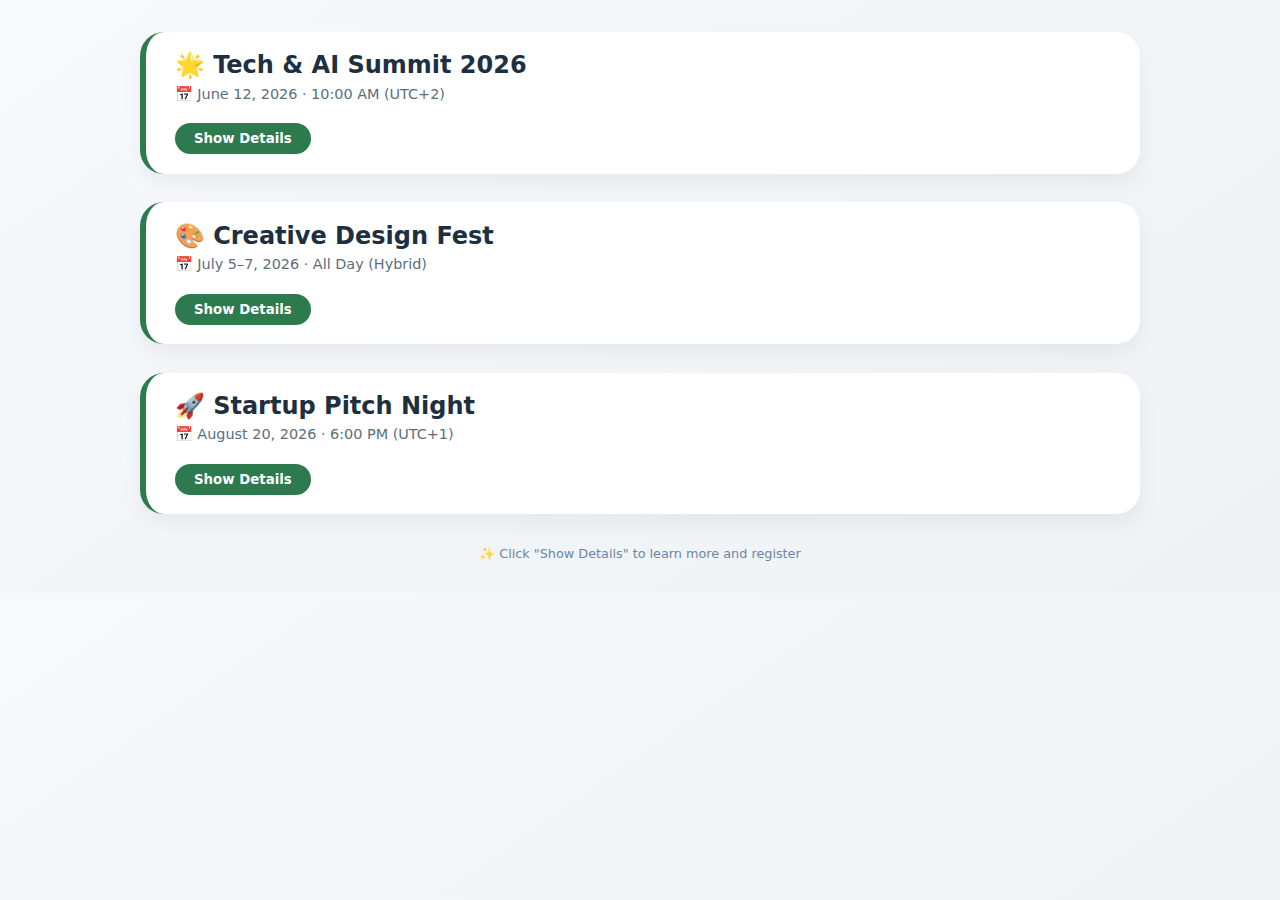
<file: E6/events.html>
<!DOCTYPE html>
<html lang="en">
<head>
<meta charset="UTF-8">
<meta name="viewport" content="width=device-width, initial-scale=1.0">
<title>Event Management System | Upcoming Events</title>
<style>
* {
margin: 0;
padding: 0;
box-sizing: border-box;
font-family: system-ui, 'Segoe UI', 'Inter', sans-serif;
}
body {
background: linear-gradient(145deg, #f7f9fc 0%, #eef2f5 100%);
padding: 2rem;
}
.events-container {
max-width: 1000px;
margin: 0 auto;
display: flex;
flex-direction: column;
gap: 1.8rem;
}
.event {
background: white;
border-radius: 1.5rem;
box-shadow: 0 10px 20px rgba(0, 0, 0, 0.05);
transition: all 0.2s;
padding: 1.2rem 1.8rem;
border-left: 6px solid #2c7a4d;
}
.event h3 {
font-size: 1.5rem;
color: #1e2f3f;
margin-bottom: 0.4rem;
transition: all 0.2s;
}
.event-date {
font-size: 0.9rem;
color: #5a6e7c;
margin-bottom: 0.8rem;
display: flex;
align-items: center;
gap: 0.5rem;
}
.toggle-details {
background: #2c7a4d;
color: white;
border: none;
padding: 0.5rem 1.2rem;
border-radius: 2rem;
font-weight: 600;
cursor: pointer;
margin-top: 0.5rem;
transition: 0.2s;
}
.toggle-details:hover {
background: #1f5f3c;
transform: scale(0.97);
}
.details {
display: none;
margin-top: 1rem;
padding: 1rem;
background: #f8fafc;
border-radius: 1rem;
border: 1px solid #e2e8f0;
}
.details p {
margin-bottom: 0.8rem;
color: #2d3e50;
}
.register-btn {
background: #ffb347;
border: none;
padding: 0.5rem 1.2rem;
border-radius: 2rem;
font-weight: bold;
cursor: pointer;
transition: 0.2s;
margin-top: 0.5rem;
display: inline-block;
}
.register-btn:hover {
background: #ff9f1c;
transform: scale(0.96);
}
.highlight-event {
background-color: #fff7e5;
border-left-color: #ffb347;
}
.highlight-title {
color: #ff8c42;
text-shadow: 0 1px 1px rgba(0,0,0,0.05);
}
footer {
text-align: center;
margin-top: 2rem;
color: #6c86a3;
font-size: 0.8rem;
}
</style>
<script src="https://code.jquery.com/jquery-3.7.1.min.js" integrity="sha256-/JqT3SQfawRcv/BIHPThkBvs0OEvtFFmqPF/lYI/Cxo=" crossorigin="anonymous"></script>
</head>
<body>
<div class="events-container">
<!-- Event 1 -->
<div class="event" id="event1">
<h3>🌟 Tech & AI Summit 2026</h3>
<p class="event-date">📅 June 12, 2026 · 10:00 AM (UTC+2)</p>
<button class="toggle-details">Show Details</button>
<div class="details">
<p>✨ Dive into the future of AI, hands‑on workshops, keynote by leading researchers.<br>
🎟️ Limited seats – first come, first served.</p>
<button class="register-btn">📝 Register Now</button>
</div>
</div>

<!-- Event 2 -->
<div class="event" id="event2">
<h3>🎨 Creative Design Fest</h3>
<p class="event-date">📅 July 5–7, 2026 · All Day (Hybrid)</p>
<button class="toggle-details">Show Details</button>
<div class="details">
<p>🖌️ Networking, design challenges, portfolio reviews. Meet top designers & agencies.<br>
⭐ Early bird tickets available.</p>
<button class="register-btn">📝 Register Now</button>
</div>
</div>

<!-- Event 3 -->
<div class="event" id="event3">
<h3>🚀 Startup Pitch Night</h3>
<p class="event-date">📅 August 20, 2026 · 6:00 PM (UTC+1)</p>
<button class="toggle-details">Show Details</button>
<div class="details">
<p>💡 Pitch your idea to investors, win mentorship & prizes. Open to all entrepreneurs.<br>
🍕 Free entry + networking dinner.</p>
<button class="register-btn">📝 Register Now</button>
</div>
</div>
</div>
<footer>✨ Click "Show Details" to learn more and register</footer>

<script>
$(document).ready(function() {
// 1. Handle "Show Details" / "Hide Details" button click
$('.toggle-details').on('click', function() {
// Get the parent event container using traversing (closest)
const $eventDiv = $(this).closest('.event');

// 2. Toggle the hidden details div with slideToggle effect
const $details = $eventDiv.find('.details');
$details.slideToggle(300);

// 3. Change button text: if currently "Show Details" -> "Hide Details", else revert
const $btn = $(this);
if ($btn.text() === 'Show Details') {
$btn.text('Hide Details');
} else {
$btn.text('Show Details');
}

// 4. Change background color of ONLY the selected event using css()
// Also remove highlight from any other event (optional, but spec says "only the selected event")
$('.event').css('background-color', ''); // reset all
$eventDiv.css('background-color', '#fff7e5'); // light yellow highlight
// also add a class for border change? but we use css() as required
$eventDiv.addClass('highlight-event'); // optional, but css method was used above

// 5. Use traversing to access the corresponding <h3> element and highlight it
const $h3 = $eventDiv.find('h3');
// Reset other h3 highlights
$('.event h3').css('color', '').removeClass('highlight-title');
$h3.css('color', '#ff8c42').addClass('highlight-title');

// 6. Retrieve the Event Title using jQuery methods and display in an alert box
const eventTitle = $h3.text().trim();
alert(`📢 Event selected: ${eventTitle}\n\nClick "Register" inside the details to secure your spot!`);
});

// 7. Handle "Register" button click: redirect to registration form with event name as query param
$('.register-btn').on('click', function(e) {
e.stopPropagation(); // prevent accidental toggling if button is inside details
// Find the event title from the parent event (using traversing)
const $eventDiv = $(this).closest('.event');
const eventTitle = $eventDiv.find('h3').text().trim();
// Encode for URL
const encodedTitle = encodeURIComponent(eventTitle);
// Redirect to register.html (same directory) with query parameter
window.location.href = `register.html?event=${encodedTitle}`;
});
});
</script>
</body>
</html>
</file>
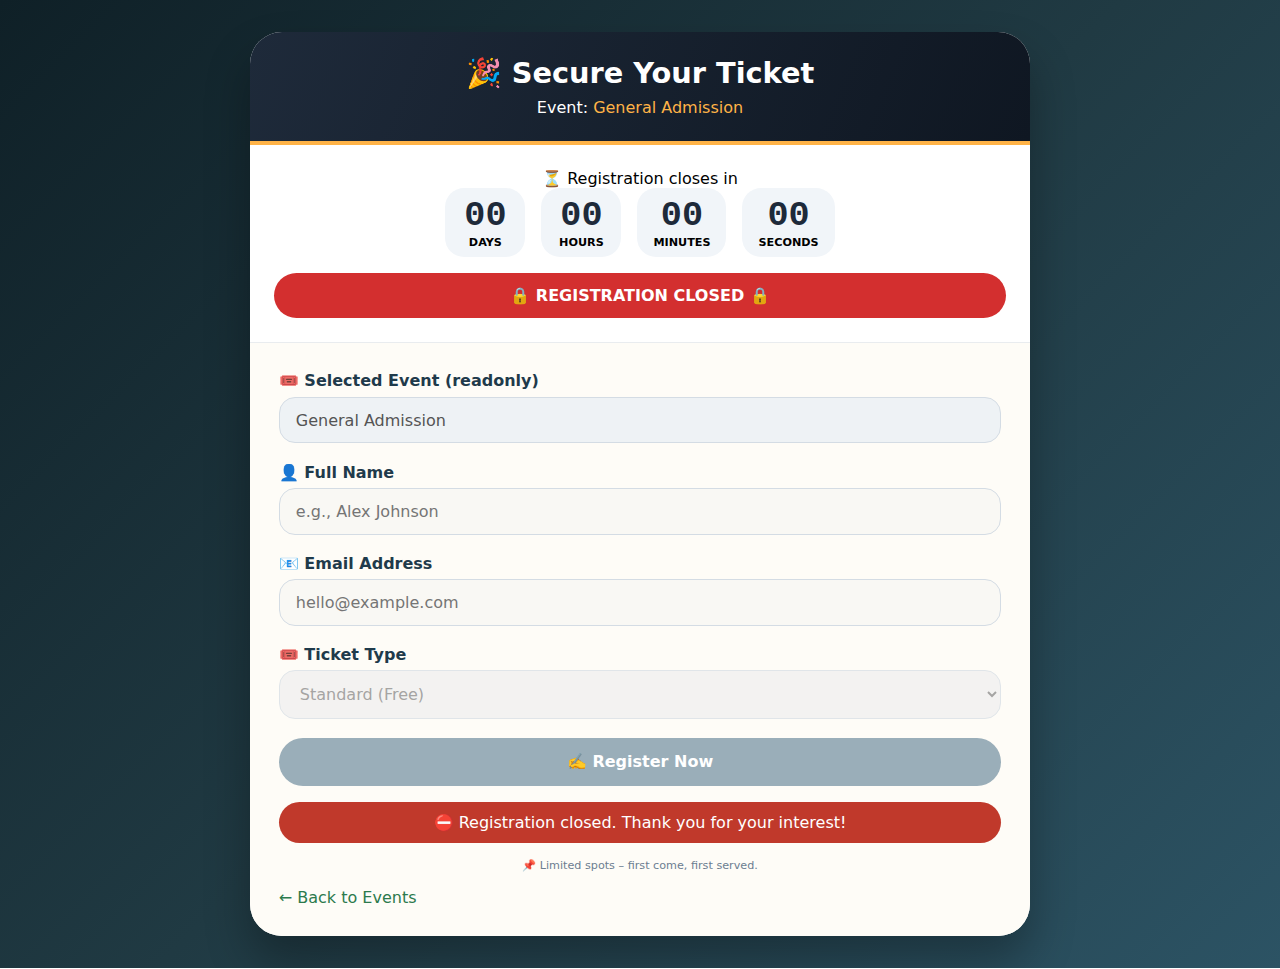
<file: E6/register.html>
<!DOCTYPE html>
<html lang="en">
<head>
<meta charset="UTF-8">
<meta name="viewport" content="width=device-width, initial-scale=1.0">
<title>Event Registration | Secure Your Spot</title>
<style>
* {
margin: 0;
padding: 0;
box-sizing: border-box;
font-family: 'Segoe UI', 'Inter', system-ui, sans-serif;
}
body {
min-height: 100vh;
background: linear-gradient(135deg, #0f2027, #203a43, #2c5364);
display: flex;
justify-content: center;
align-items: center;
padding: 2rem 1rem;
}
.event-container {
max-width: 780px;
width: 100%;
background: rgba(255, 255, 255, 0.97);
border-radius: 2rem;
box-shadow: 0 25px 45px rgba(0, 0, 0, 0.3);
overflow: hidden;
}
.hero {
background: linear-gradient(112deg, #1e2a3a, #0f1722);
padding: 1.5rem 2rem;
text-align: center;
color: white;
border-bottom: 4px solid #ffb347;
}
.hero h1 {
font-size: 1.8rem;
margin-bottom: 0.3rem;
}
.countdown-section {
background: #ffffff;
padding: 1.5rem;
text-align: center;
border-bottom: 1px solid #e9ecef;
}
.countdown {
display: flex;
flex-wrap: wrap;
justify-content: center;
gap: 1rem;
}
.time-box {
background: #f1f5f9;
border-radius: 1.2rem;
padding: 0.5rem 1rem;
min-width: 80px;
text-align: center;
}
.time-number {
font-size: 2.2rem;
font-weight: 800;
font-family: monospace;
color: #1e2a3a;
}
.time-label {
font-size: 0.7rem;
text-transform: uppercase;
font-weight: 600;
}
.closed-message {
background: #d32f2f;
color: white;
padding: 0.8rem;
border-radius: 60px;
display: none;
font-weight: bold;
margin-top: 1rem;
}
.form-section {
padding: 1.8rem;
background: #fefcf7;
}
.form-group {
margin-bottom: 1.2rem;
}
label {
font-weight: 600;
margin-bottom: 0.4rem;
display: block;
color: #1f3a4b;
}
input, select {
width: 100%;
padding: 0.8rem 1rem;
border-radius: 1rem;
border: 1px solid #d4dce4;
font-size: 1rem;
}
input[readonly] {
background-color: #eef2f5;
cursor: default;
}
.register-btn {
background: #2c7a4d;
color: white;
border: none;
width: 100%;
padding: 0.9rem;
font-size: 1rem;
font-weight: bold;
border-radius: 2rem;
cursor: pointer;
transition: 0.2s;
}
.register-btn:disabled {
background: #9aaeb9;
cursor: not-allowed;
}
.success-toast {
background: #2c7a4d;
color: white;
padding: 0.7rem;
border-radius: 60px;
text-align: center;
margin-top: 1rem;
display: none;
}
.form-footer {
font-size: 0.7rem;
text-align: center;
margin-top: 1rem;
color: #6c7e91;
}
.back-link {
display: inline-block;
margin-top: 1rem;
color: #2c7a4d;
text-decoration: none;
font-weight: 500;
}
</style>
<script src="https://code.jquery.com/jquery-3.7.1.min.js"></script>
</head>
<body>
<div class="event-container">
<div class="hero">
<h1>🎉 Secure Your Ticket</h1>
<p id="eventTitleDisplay" style="font-weight: 500; margin-top: 0.5rem;">Event: <span style="color:#ffb347;"></span></p>
</div>

<div class="countdown-section">
<div class="timer-title">⏳ Registration closes in</div>
<div class="countdown" id="countdownTimer">
<div class="time-box"><div class="time-number" id="days">00</div><div class="time-label">Days</div></div>
<div class="time-box"><div class="time-number" id="hours">00</div><div class="time-label">Hours</div></div>
<div class="time-box"><div class="time-number" id="minutes">00</div><div class="time-label">Minutes</div></div>
<div class="time-box"><div class="time-number" id="seconds">00</div><div class="time-label">Seconds</div></div>
</div>
<div id="registrationClosedMessage" class="closed-message">🔒 REGISTRATION CLOSED 🔒</div>
</div>

<div class="form-section">
<form id="registrationForm">
<div class="form-group">
<label>🎟️ Selected Event (readonly)</label>
<input type="text" id="eventNameField" readonly placeholder="Event name will appear here">
</div>
<div class="form-group">
<label>👤 Full Name</label>
<input type="text" id="fullName" placeholder="e.g., Alex Johnson" required>
</div>
<div class="form-group">
<label>📧 Email Address</label>
<input type="email" id="email" placeholder="hello@example.com" required>
</div>
<div class="form-group">
<label>🎟️ Ticket Type</label>
<select id="ticketType">
<option value="standard">Standard (Free)</option>
<option value="vip">VIP Access ($99)</option>
</select>
</div>
<button type="submit" class="register-btn" id="submitBtn">✍️ Register Now</button>
<div id="formFeedback" class="success-toast"></div>
<div class="form-footer">📌 Limited spots – first come, first served.</div>
<a href="events.html" class="back-link">← Back to Events</a>
</form>
</div>
</div>

<script>
$(document).ready(function() {
// ========== 1. Extract event name from URL ==========
const urlParams = new URLSearchParams(window.location.search);
let eventName = urlParams.get('event');
if (eventName) {
eventName = decodeURIComponent(eventName);
$('#eventNameField').val(eventName);
$('#eventTitleDisplay span').text(eventName);
} else {
$('#eventNameField').val('General Admission');
$('#eventTitleDisplay span').text('General Admission');
}

// ========== 2. Countdown Timer (based on question 2) ==========
const TARGET_DATE = new Date(2026, 4, 30, 18, 0, 0); // May 30, 2026 18:00
let countdownInterval = null;
let isRegistrationClosed = false;

function updateCountdown() {
const now = new Date();
const diffMs = TARGET_DATE - now;
if (diffMs <= 0) {
if (!isRegistrationClosed) {
isRegistrationClosed = true;
if (countdownInterval) clearInterval(countdownInterval);
$('#registrationClosedMessage').show();
$('#days, #hours, #minutes, #seconds').text('00');
$('#submitBtn').prop('disabled', true);
$('#registrationForm input, #registrationForm select').prop('disabled', true);
$('#formFeedback').text('⛔ Registration closed. Thank you for your interest!').css('background','#c0392b').show();
}
return;
}
const totalSec = Math.floor(diffMs / 1000);
const days = Math.floor(totalSec / 86400);
const hours = Math.floor((totalSec % 86400) / 3600);
const mins = Math.floor((totalSec % 3600) / 60);
const secs = totalSec % 60;
$('#days').text(String(days).padStart(2,'0'));
$('#hours').text(String(hours).padStart(2,'0'));
$('#minutes').text(String(mins).padStart(2,'0'));
$('#seconds').text(String(secs).padStart(2,'0'));
if ($('#registrationClosedMessage').is(':visible')) $('#registrationClosedMessage').hide();
if ($('#submitBtn').prop('disabled')) $('#submitBtn').prop('disabled', false);
}

updateCountdown();
countdownInterval = setInterval(updateCountdown, 1000);

// ========== 3. Handle form submission ==========
$('#registrationForm').on('submit', function(e) {
e.preventDefault();
if (isRegistrationClosed) {
$('#formFeedback').text('❌ Registration is closed.').css('background','#c0392b').show().delay(3000).fadeOut();
return;
}
const name = $('#fullName').val().trim();
const email = $('#email').val().trim();
if (!name || !email) {
$('#formFeedback').text('⚠️ Please fill in name and email.').css('background','#c0392b').show().delay(3000).fadeOut();
return;
}
if (!email.includes('@')) {
$('#formFeedback').text('📧 Enter a valid email address.').css('background','#c0392b').show().delay(3000).fadeOut();
return;
}
const ticket = $('#ticketType option:selected').text();
const event = $('#eventNameField').val();
// Simulate registration success
$('#formFeedback').text(`✅ Thanks ${name.split(' ')[0]}! You're registered for "${event}" (${ticket}). We'll email you.`)
.css('background','#2c7a4d').show().delay(4000).fadeOut();
// Optionally reset form
$('#fullName, #email').val('');
$('#ticketType').val('standard');
console.log(`Registration: ${name}, ${email}, Event: ${event}, Ticket: ${ticket}`);
});
});
</script>
</body>
</html>
</file>
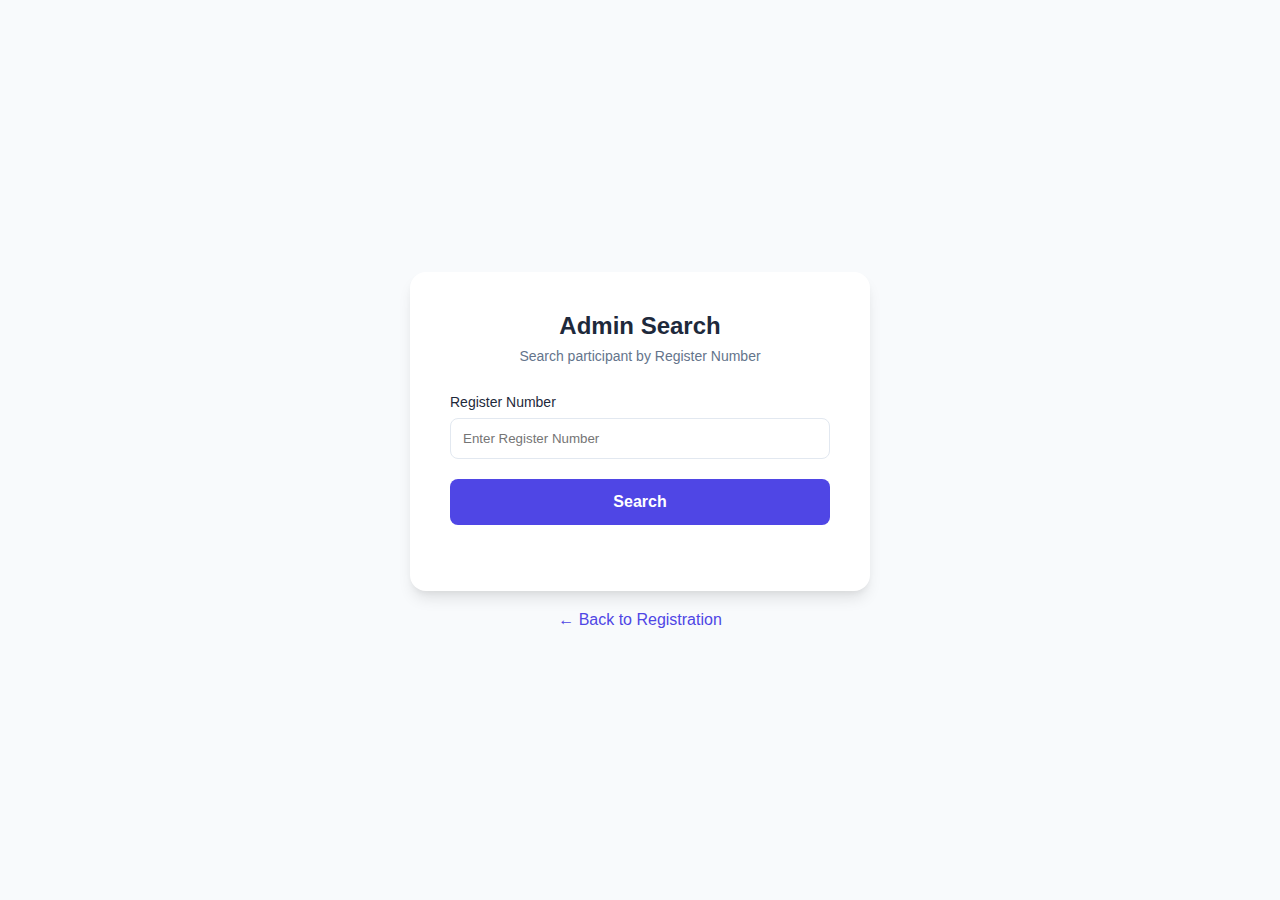
<file: E8/admin.html>
<!DOCTYPE html>
<html lang="en">
<head>
    <meta charset="UTF-8">
    <meta name="viewport" content="width=device-width, initial-scale=1.0">
    <title>Admin Dashboard | AIWED-ex-8</title>
    <link rel="stylesheet" href="style.css">
    <style>
        .result-card {
            margin-top: 20px;
            padding: 15px;
            border: 1px solid var(--input-border);
            border-radius: 8px;
            display: none;
        }
        .result-card p {
            margin: 8px 0;
            font-size: 14px;
        }
        .result-card strong {
            color: var(--primary);
        }
    </style>
</head>
<body>
    <div class="container">
        <div class="form-card">
            <div class="form-header">
                <h1>Admin Search</h1>
                <p>Search participant by Register Number</p>
            </div>
            
            <div class="input-group">
                <label for="searchRegno">Register Number</label>
                <input type="text" id="searchRegno" placeholder="Enter Register Number">
            </div>
            
            <button id="searchBtn">Search</button>

            <div id="searchResult" class="result-card">
                <p><strong>Register No:</strong> <span id="resReg"></span></p>
                <p><strong>Name:</strong> <span id="resName"></span></p>
                <p><strong>Events:</strong> <span id="resEvents"></span></p>
            </div>
            <p id="admin-error" class="error-text" style="text-align: center; margin-top: 10px;"></p>
        </div>
        <div style="text-align: center; margin-top: 20px;">
            <a href="index.html" style="color: var(--primary); text-decoration: none; font-weight: 500;">← Back to Registration</a>
        </div>
    </div>

    <script>
        const searchBtn = document.getElementById('searchBtn');
        const searchInput = document.getElementById('searchRegno');
        const resultCard = document.getElementById('searchResult');
        const errorMsg = document.getElementById('admin-error');

        searchBtn.addEventListener('click', async () => {
            const regno = searchInput.value.trim();
            if (!regno) {
                errorMsg.textContent = 'Please enter a register number.';
                resultCard.style.display = 'none';
                return;
            }

            try {
                const response = await fetch(`http://localhost:3000/search/${regno}`);
                const data = await response.json();

                if (response.ok) {
                    errorMsg.textContent = '';
                    resultCard.style.display = 'block';
                    document.getElementById('resReg').textContent = data.regno;
                    document.getElementById('resName').textContent = data.name;
                    document.getElementById('resEvents').textContent = data.events;
                } else {
                    errorMsg.textContent = data.message;
                    resultCard.style.display = 'none';
                }
            } catch (error) {
                errorMsg.textContent = 'Server error. Is the server running?';
                resultCard.style.display = 'none';
            }
        });
    </script>
</body>
</html>
</file>
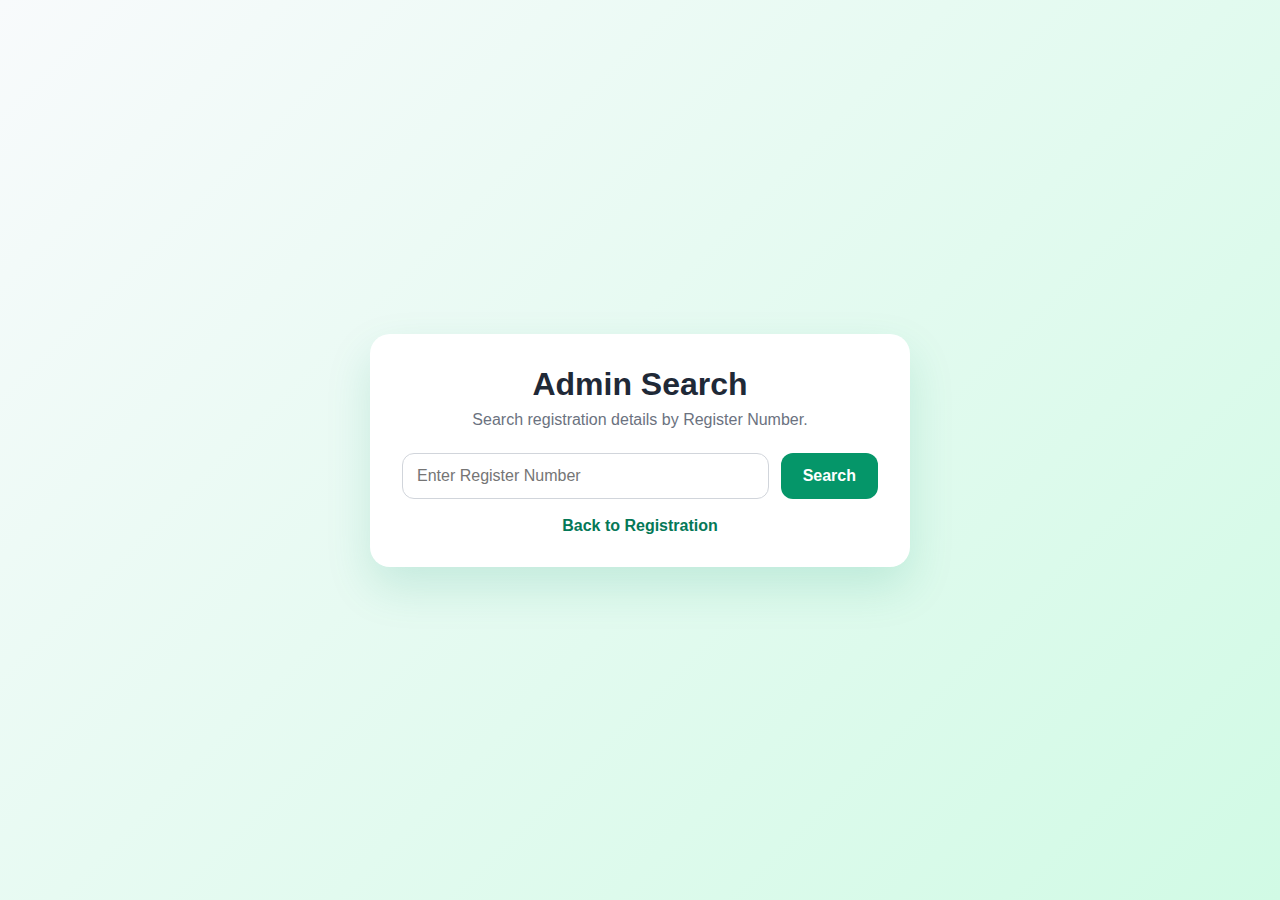
<file: E9/public/admin.html>
<!DOCTYPE html>
<html lang="en">
<head>
  <meta charset="UTF-8">
  <meta name="viewport" content="width=device-width, initial-scale=1.0">
  <title>Admin Search</title>
  <style>
    :root {
      --bg-start: #f8fafc;
      --bg-end: #d1fae5;
      --card-bg: #ffffff;
      --text: #1f2937;
      --muted: #6b7280;
      --accent: #059669;
      --accent-dark: #047857;
      --success-bg: #dcfce7;
      --success-text: #166534;
      --error-bg: #fee2e2;
      --error-text: #b91c1c;
      --border: #d1d5db;
    }

    * {
      box-sizing: border-box;
    }

    body {
      margin: 0;
      min-height: 100vh;
      font-family: "Segoe UI", Tahoma, Geneva, Verdana, sans-serif;
      color: var(--text);
      background: linear-gradient(135deg, var(--bg-start), var(--bg-end));
      display: flex;
      align-items: center;
      justify-content: center;
      padding: 24px;
    }

    .card {
      width: min(100%, 540px);
      background: var(--card-bg);
      border-radius: 20px;
      padding: 32px;
      box-shadow: 0 20px 45px rgba(5, 150, 105, 0.15);
    }

    h1 {
      margin: 0 0 8px;
      text-align: center;
      font-size: 2rem;
    }

    p {
      margin: 0 0 24px;
      text-align: center;
      color: var(--muted);
    }

    .search-row {
      display: grid;
      grid-template-columns: 1fr auto;
      gap: 12px;
    }

    input[type="text"] {
      width: 100%;
      padding: 13px 14px;
      border: 1px solid var(--border);
      border-radius: 12px;
      font-size: 1rem;
      outline: none;
      transition: border-color 0.2s ease, box-shadow 0.2s ease;
    }

    input[type="text"]:focus {
      border-color: var(--accent);
      box-shadow: 0 0 0 4px rgba(5, 150, 105, 0.15);
    }

    button {
      border: 0;
      border-radius: 12px;
      background: var(--accent);
      color: #fff;
      padding: 14px 22px;
      font-size: 1rem;
      font-weight: 700;
      cursor: pointer;
      transition: transform 0.15s ease, background 0.2s ease;
    }

    button:hover {
      background: var(--accent-dark);
      transform: translateY(-1px);
    }

    .result {
      display: none;
      margin-top: 22px;
      padding: 18px;
      border-radius: 14px;
      line-height: 1.8;
      font-weight: 600;
      white-space: pre-line;
    }

    .result.success {
      display: block;
      background: var(--success-bg);
      color: var(--success-text);
    }

    .result.error {
      display: block;
      background: var(--error-bg);
      color: var(--error-text);
    }

    .home-link {
      margin-top: 18px;
      text-align: center;
    }

    .home-link a {
      color: var(--accent-dark);
      text-decoration: none;
      font-weight: 600;
    }

    @media (max-width: 600px) {
      .card {
        padding: 24px;
      }

      .search-row {
        grid-template-columns: 1fr;
      }

      button {
        width: 100%;
      }
    }
  </style>
</head>
<body>
  <div class="card">
    <h1>Admin Search</h1>
    <p>Search registration details by Register Number.</p>

    <div class="search-row">
      <input type="text" id="searchRegno" placeholder="Enter Register Number">
      <button id="searchButton" type="button">Search</button>
    </div>

    <div id="result" class="result"></div>
    <div class="home-link"><a href="/">Back to Registration</a></div>
  </div>

  <script>
    const searchInput = document.getElementById("searchRegno");
    const searchButton = document.getElementById("searchButton");
    const resultBox = document.getElementById("result");

    function showResult(text, type) {
      resultBox.textContent = text;
      resultBox.className = `result ${type}`;
    }

    async function searchRegistration() {
      const regno = searchInput.value.trim();

      if (!regno) {
        showResult("Please enter a Register Number.", "error");
        return;
      }

      try {
        const response = await fetch(`/search?regno=${encodeURIComponent(regno)}`);
        const result = await response.json();

        if (!response.ok || !result.success) {
          showResult(result.message || "No registration found for this Register Number.", "error");
          return;
        }

        showResult(
          `Register Number : ${result.regno}\nName            : ${result.name}\nEvents          : ${result.events.join(", ")}`,
          "success"
        );
      } catch (error) {
        showResult("Unable to complete the search right now.", "error");
      }
    }

    searchButton.addEventListener("click", searchRegistration);
    searchInput.addEventListener("keydown", (event) => {
      if (event.key === "Enter") {
        searchRegistration();
      }
    });
  </script>
</body>
</html>
</file>
<file: E8/style.css>
:root {
    --primary: #4f46e5;
    --primary-hover: #4338ca;
    --bg-color: #f8fafc;
    --card-bg: #ffffff;
    --text-main: #1e293b;
    --text-muted: #64748b;
    --error: #ef4444;
    --input-border: #e2e8f0;
    --shadow: 0 10px 15px -3px rgba(0, 0, 0, 0.1), 0 4px 6px -2px rgba(0, 0, 0, 0.05);
}

* {
    box-sizing: border-box;
    margin: 0;
    padding: 0;
    font-family: 'Segoe UI', Tahoma, Geneva, Verdana, sans-serif;
}

body {
    background-color: var(--bg-color);
    color: var(--text-main);
    display: flex;
    justify-content: center;
    align-items: center;
    min-height: 100vh;
}

.container {
    width: 100%;
    max-width: 500px;
    padding: 20px;
}

.form-card {
    background: var(--card-bg);
    padding: 40px;
    border-radius: 16px;
    box-shadow: var(--shadow);
}

.form-header {
    text-align: center;
    margin-bottom: 30px;
}

.form-header h1 {
    font-size: 24px;
    margin-bottom: 8px;
    color: var(--text-main);
}

.form-header p {
    color: var(--text-muted);
    font-size: 14px;
}

.input-group {
    margin-bottom: 20px;
}

.input-group label {
    display: block;
    margin-bottom: 8px;
    font-weight: 500;
    font-size: 14px;
}

.input-group input {
    width: 100%;
    padding: 12px;
    border: 1px solid var(--input-border);
    border-radius: 8px;
    outline: none;
    transition: all 0.2s;
}

.input-group input:focus {
    border-color: var(--primary);
    box-shadow: 0 0 0 3px rgba(79, 70, 229, 0.1);
}

.checkbox-section {
    margin-bottom: 30px;
}

.section-label {
    display: block;
    margin-bottom: 12px;
    font-weight: 600;
    font-size: 15px;
}

.checkbox-grid {
    display: flex;
    flex-direction: column;
    gap: 12px;
}

.checkbox-container {
    display: flex;
    align-items: center;
    position: relative;
    padding-left: 35px;
    cursor: pointer;
    font-size: 14px;
    user-select: none;
    transition: color 0.2s;
}

.checkbox-container input {
    position: absolute;
    opacity: 0;
    cursor: pointer;
    height: 0;
    width: 0;
}

.custom-checkbox {
    position: absolute;
    left: 0;
    height: 20px;
    width: 20px;
    background-color: #eee;
    border-radius: 4px;
    transition: background-color 0.2s;
}

.checkbox-container:hover input ~ .custom-checkbox {
    background-color: #ddd;
}

.checkbox-container input:checked ~ .custom-checkbox {
    background-color: var(--primary);
}

.custom-checkbox:after {
    content: "";
    position: absolute;
    display: none;
    left: 7px;
    top: 3px;
    width: 5px;
    height: 10px;
    border: solid white;
    border-width: 0 2px 2px 0;
    transform: rotate(45deg);
}

.checkbox-container input:checked ~ .custom-checkbox:after {
    display: block;
}

.error-text {
    color: var(--error);
    font-size: 12px;
    margin-top: 8px;
    height: 16px;
    font-weight: 500;
}

button {
    width: 100%;
    padding: 14px;
    background-color: var(--primary);
    color: white;
    border: none;
    border-radius: 8px;
    font-weight: 600;
    font-size: 16px;
    cursor: pointer;
    transition: background-color 0.2s, transform 0.1s;
}

button:hover {
    background-color: var(--primary-hover);
}

button:active {
    transform: scale(0.98);
}
</file>
